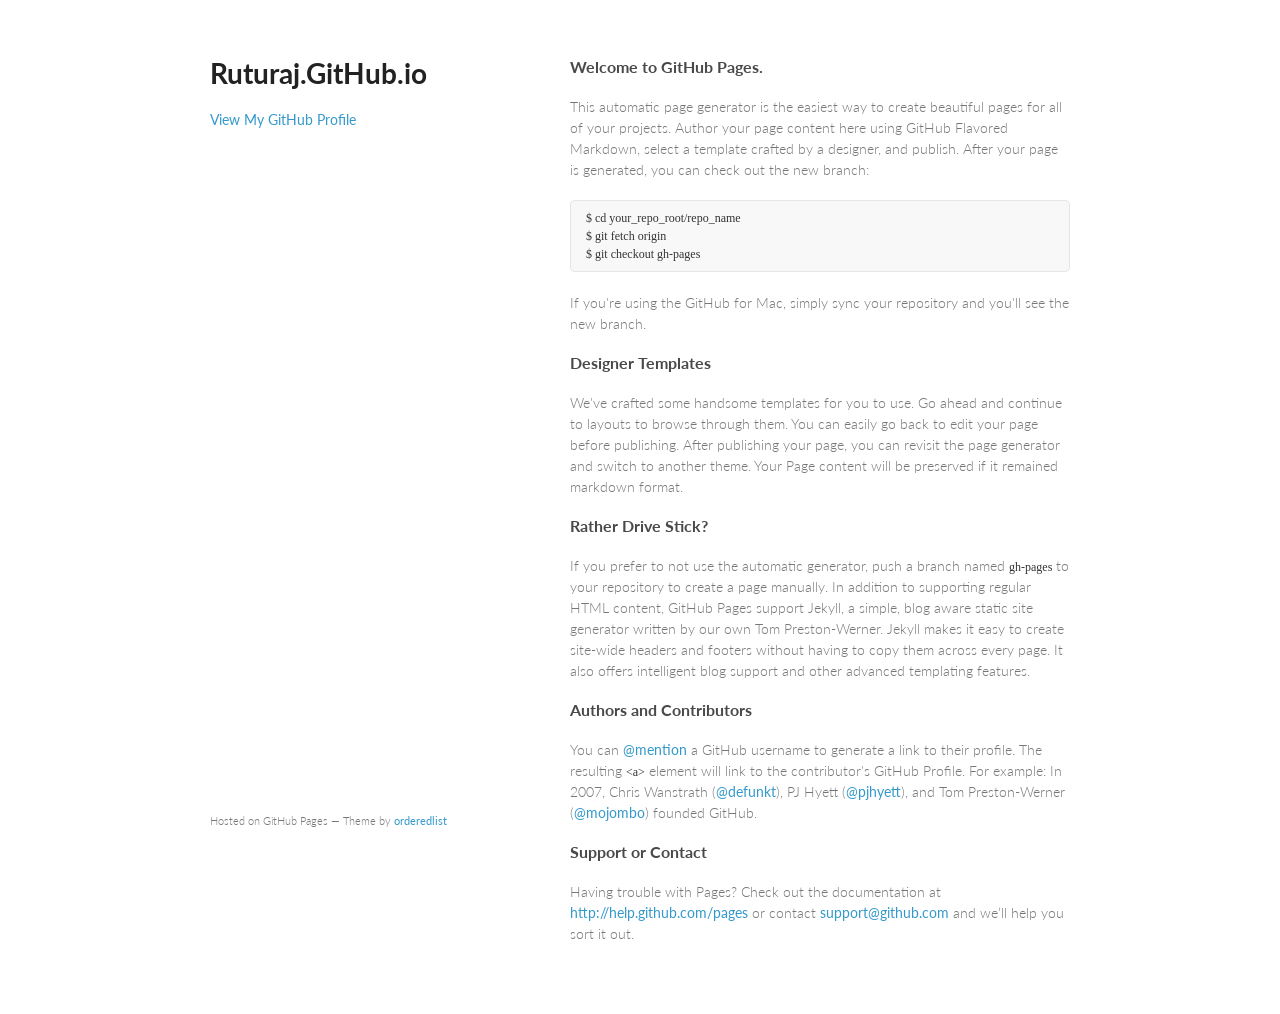
<file: index.html>
<!doctype html>
<html>
  <head>
    <meta charset="utf-8">
    <meta http-equiv="X-UA-Compatible" content="chrome=1">
    <title>Ruturaj.GitHub.io by ruturaj</title>

    <link rel="stylesheet" href="stylesheets/styles.css">
    <link rel="stylesheet" href="stylesheets/pygment_trac.css">
    <meta name="viewport" content="width=device-width, initial-scale=1, user-scalable=no">
    <!--[if lt IE 9]>
    <script src="//html5shiv.googlecode.com/svn/trunk/html5.js"></script>
    <![endif]-->
  </head>
  <body>
    <div class="wrapper">
      <header>
        <h1>Ruturaj.GitHub.io</h1>
        <p></p>


        <p class="view"><a href="https://github.com/ruturaj">View My GitHub Profile</a></p>

      </header>
      <section>
        <h3>
<a id="welcome-to-github-pages" class="anchor" href="#welcome-to-github-pages" aria-hidden="true"><span class="octicon octicon-link"></span></a>Welcome to GitHub Pages.</h3>

<p>This automatic page generator is the easiest way to create beautiful pages for all of your projects. Author your page content here using GitHub Flavored Markdown, select a template crafted by a designer, and publish. After your page is generated, you can check out the new branch:</p>

<pre><code>$ cd your_repo_root/repo_name
$ git fetch origin
$ git checkout gh-pages
</code></pre>

<p>If you're using the GitHub for Mac, simply sync your repository and you'll see the new branch.</p>

<h3>
<a id="designer-templates" class="anchor" href="#designer-templates" aria-hidden="true"><span class="octicon octicon-link"></span></a>Designer Templates</h3>

<p>We've crafted some handsome templates for you to use. Go ahead and continue to layouts to browse through them. You can easily go back to edit your page before publishing. After publishing your page, you can revisit the page generator and switch to another theme. Your Page content will be preserved if it remained markdown format.</p>

<h3>
<a id="rather-drive-stick" class="anchor" href="#rather-drive-stick" aria-hidden="true"><span class="octicon octicon-link"></span></a>Rather Drive Stick?</h3>

<p>If you prefer to not use the automatic generator, push a branch named <code>gh-pages</code> to your repository to create a page manually. In addition to supporting regular HTML content, GitHub Pages support Jekyll, a simple, blog aware static site generator written by our own Tom Preston-Werner. Jekyll makes it easy to create site-wide headers and footers without having to copy them across every page. It also offers intelligent blog support and other advanced templating features.</p>

<h3>
<a id="authors-and-contributors" class="anchor" href="#authors-and-contributors" aria-hidden="true"><span class="octicon octicon-link"></span></a>Authors and Contributors</h3>

<p>You can <a href="https://github.com/blog/821" class="user-mention">@mention</a> a GitHub username to generate a link to their profile. The resulting <code>&lt;a&gt;</code> element will link to the contributor's GitHub Profile. For example: In 2007, Chris Wanstrath (<a href="https://github.com/defunkt" class="user-mention">@defunkt</a>), PJ Hyett (<a href="https://github.com/pjhyett" class="user-mention">@pjhyett</a>), and Tom Preston-Werner (<a href="https://github.com/mojombo" class="user-mention">@mojombo</a>) founded GitHub.</p>

<h3>
<a id="support-or-contact" class="anchor" href="#support-or-contact" aria-hidden="true"><span class="octicon octicon-link"></span></a>Support or Contact</h3>

<p>Having trouble with Pages? Check out the documentation at <a href="http://help.github.com/pages">http://help.github.com/pages</a> or contact <a href="mailto:support@github.com">support@github.com</a> and we’ll help you sort it out.</p>
      </section>
      <footer>
        <p><small>Hosted on GitHub Pages &mdash; Theme by <a href="https://github.com/orderedlist">orderedlist</a></small></p>
      </footer>
    </div>
    <script src="javascripts/scale.fix.js"></script>
    
  </body>
</html>
</file>
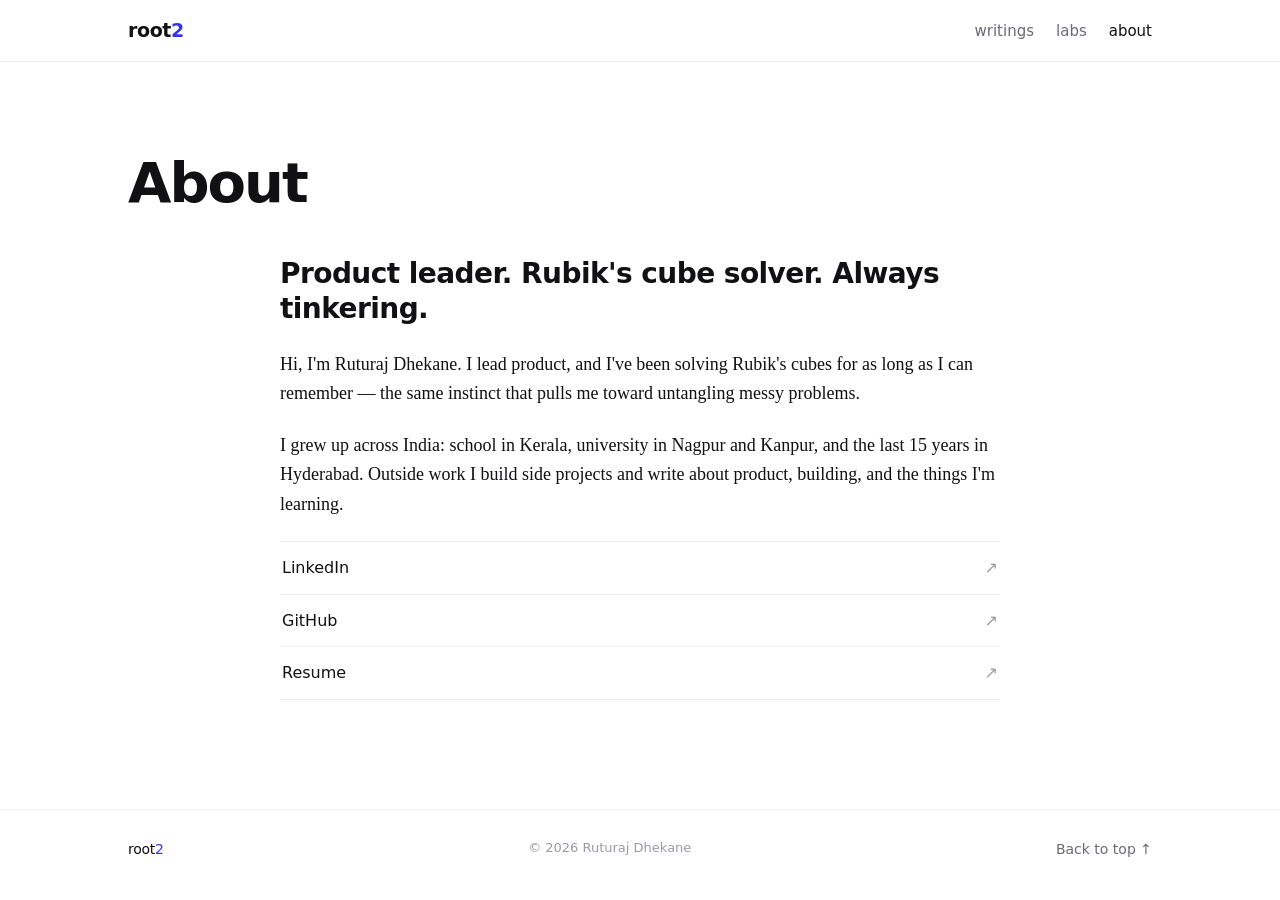
<file: about/index.html>
<!doctype html>
<html lang="en">
  <head>
    <meta charset="utf-8" />
    <meta name="viewport" content="width=device-width, initial-scale=1" />
    <meta
      http-equiv="Content-Security-Policy"
      content="default-src 'self'; base-uri 'self'; object-src 'none'; form-action 'none'; img-src 'self' data:; script-src 'self'; style-src 'self' 'unsafe-inline' https://fonts.googleapis.com; font-src https://fonts.gstatic.com"
    />
    <meta name="referrer" content="strict-origin-when-cross-origin" />
    <title>About — root2</title>
    <meta
      name="description"
      content="Ruturaj — builder and product leader. Bio and links."
    />
    <link rel="canonical" href="https://root2.in/about/" />

    <link rel="preconnect" href="https://fonts.googleapis.com" />
    <link rel="preconnect" href="https://fonts.gstatic.com" crossorigin />
    <link
      rel="stylesheet"
      href="https://fonts.googleapis.com/css2?family=Inter:wght@400;500;600&family=Source+Serif+4:ital,wght@0,400;1,400&display=swap"
    />
    <link rel="stylesheet" href="/assets/css/styles.css" />
  </head>
  <body id="top">
    <nav class="nav" aria-label="Primary">
      <div class="wrap">
        <a class="wordmark" href="/">root<span class="two">2</span></a>
        <button
          class="nav-toggle"
          aria-label="Menu"
          aria-expanded="false"
          aria-controls="nav-links"
        >
          <svg width="22" height="22" viewBox="0 0 22 22" aria-hidden="true">
            <path
              d="M3 6h16M3 11h16M3 16h16"
              stroke="currentColor"
              stroke-width="1.7"
              stroke-linecap="round"
            />
          </svg>
        </button>
        <ul class="nav-links" id="nav-links">
          <li><a href="/writings/">writings</a></li>
          <li><a href="/labs/">labs</a></li>
          <li><a href="/about/" aria-current="page">about</a></li>
        </ul>
      </div>
    </nav>

    <main>
      <header class="page-intro wrap">
        <h1>About</h1>
      </header>

      <section class="wrap">
        <div class="about read fade">
          <p class="lead-line">
            Product leader. Rubik's cube solver. Always tinkering.
          </p>
          <p>
            Hi, I'm Ruturaj Dhekane. I lead product, and I've been solving
            Rubik's cubes for as long as I can remember — the same instinct that
            pulls me toward untangling messy problems.
          </p>
          <p>
            I grew up across India: school in Kerala, university in Nagpur and
            Kanpur, and the last 15 years in Hyderabad. Outside work I build side
            projects and write about product, building, and the things I'm
            learning.
          </p>
          <ul class="link-list">
            <li>
              <a href="https://www.linkedin.com/" rel="noopener noreferrer"
                >LinkedIn <span class="arr">↗</span></a
              >
            </li>
            <li>
              <a href="https://github.com/ruturaj" rel="noopener noreferrer"
                >GitHub <span class="arr">↗</span></a
              >
            </li>
            <li>
              <a href="/mission.pdf">Resume <span class="arr">↗</span></a>
            </li>
          </ul>
        </div>
      </section>
    </main>

    <footer class="site-foot">
      <div class="wrap">
        <a class="wordmark" href="/">root<span class="two">2</span></a>
        <span class="copyright">© 2026 Ruturaj Dhekane</span>
        <a href="#top">Back to top ↑</a>
      </div>
    </footer>

    <script src="/assets/js/main.js" defer></script>
  </body>
</html>
</file>
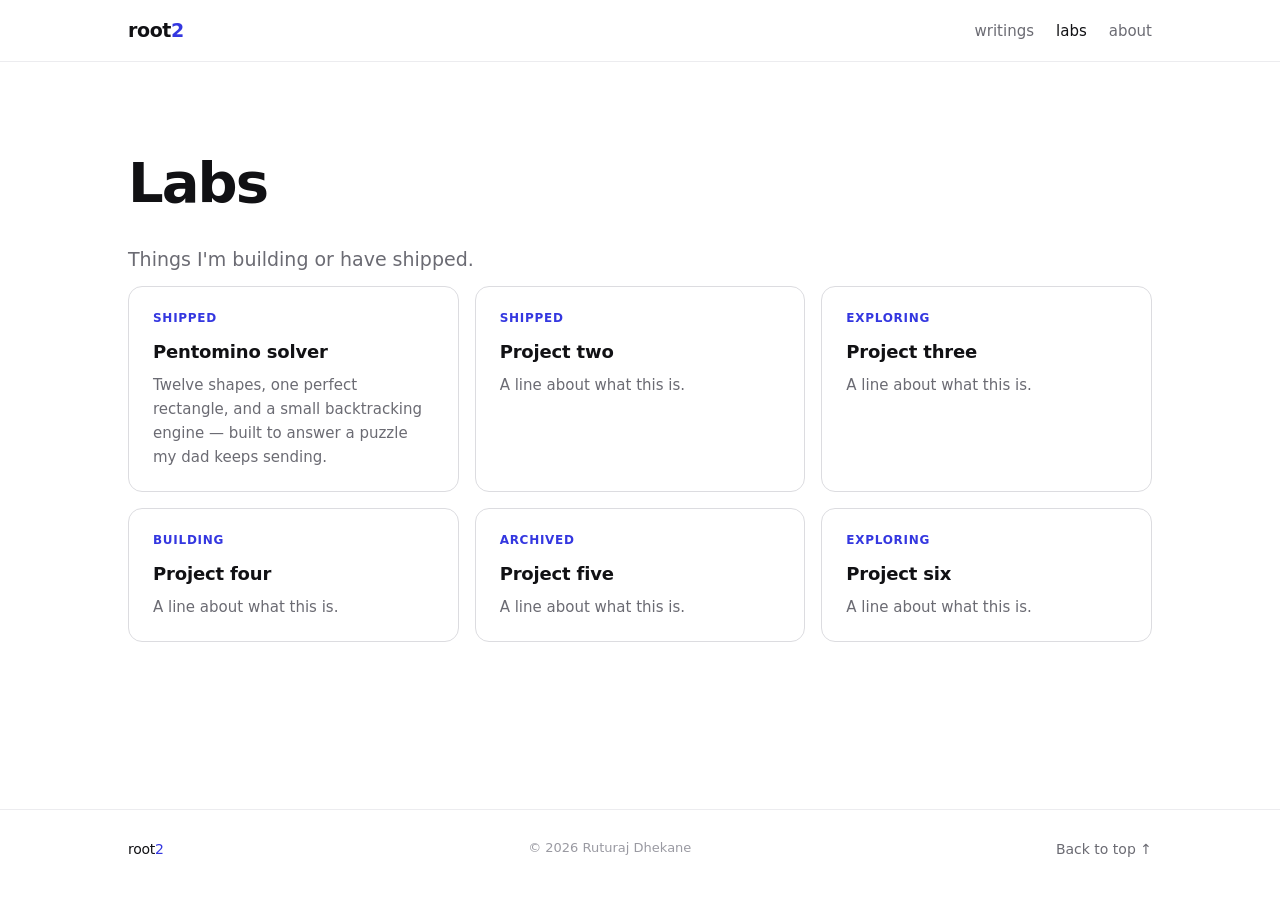
<file: labs/index.html>
<!doctype html>
<html lang="en">
  <head>
    <meta charset="utf-8" />
    <meta name="viewport" content="width=device-width, initial-scale=1" />
    <meta
      http-equiv="Content-Security-Policy"
      content="default-src 'self'; base-uri 'self'; object-src 'none'; form-action 'none'; img-src 'self' data:; script-src 'self'; style-src 'self' 'unsafe-inline' https://fonts.googleapis.com; font-src https://fonts.gstatic.com"
    />
    <meta name="referrer" content="strict-origin-when-cross-origin" />
    <title>Labs — root2</title>
    <meta
      name="description"
      content="Builds and experiments — things in progress and shipped."
    />
    <link rel="canonical" href="https://root2.in/labs/" />

    <link rel="preconnect" href="https://fonts.googleapis.com" />
    <link rel="preconnect" href="https://fonts.gstatic.com" crossorigin />
    <link
      rel="stylesheet"
      href="https://fonts.googleapis.com/css2?family=Inter:wght@400;500;600&family=Source+Serif+4:ital,wght@0,400;1,400&display=swap"
    />
    <link rel="stylesheet" href="/assets/css/styles.css" />
  </head>
  <body id="top">
    <nav class="nav" aria-label="Primary">
      <div class="wrap">
        <a class="wordmark" href="/">root<span class="two">2</span></a>
        <button
          class="nav-toggle"
          aria-label="Menu"
          aria-expanded="false"
          aria-controls="nav-links"
        >
          <svg width="22" height="22" viewBox="0 0 22 22" aria-hidden="true">
            <path
              d="M3 6h16M3 11h16M3 16h16"
              stroke="currentColor"
              stroke-width="1.7"
              stroke-linecap="round"
            />
          </svg>
        </button>
        <ul class="nav-links" id="nav-links">
          <li><a href="/writings/">writings</a></li>
          <li><a href="/labs/" aria-current="page">labs</a></li>
          <li><a href="/about/">about</a></li>
        </ul>
      </div>
    </nav>

    <main>
      <header class="page-intro wrap">
        <h1>Labs</h1>
        <p>Things I'm building or have shipped.</p>
      </header>

      <section class="wrap">
        <div class="lab-grid fade">
          <a class="lab-card" href="/labs/pentominoes/">
            <p class="status">Shipped</p>
            <h3>Pentomino solver</h3>
            <p>
              Twelve shapes, one perfect rectangle, and a small backtracking
              engine — built to answer a puzzle my dad keeps sending.
            </p>
          </a>
          <a class="lab-card" href="#">
            <p class="status">Shipped</p>
            <h3>Project two</h3>
            <p>A line about what this is.</p>
          </a>
          <a class="lab-card" href="#">
            <p class="status">Exploring</p>
            <h3>Project three</h3>
            <p>A line about what this is.</p>
          </a>
          <a class="lab-card" href="#">
            <p class="status">Building</p>
            <h3>Project four</h3>
            <p>A line about what this is.</p>
          </a>
          <a class="lab-card" href="#">
            <p class="status">Archived</p>
            <h3>Project five</h3>
            <p>A line about what this is.</p>
          </a>
          <a class="lab-card" href="#">
            <p class="status">Exploring</p>
            <h3>Project six</h3>
            <p>A line about what this is.</p>
          </a>
        </div>
      </section>
    </main>

    <footer class="site-foot">
      <div class="wrap">
        <a class="wordmark" href="/">root<span class="two">2</span></a>
        <span class="copyright">© 2026 Ruturaj Dhekane</span>
        <a href="#top">Back to top ↑</a>
      </div>
    </footer>

    <script src="/assets/js/main.js" defer></script>
  </body>
</html>
</file>
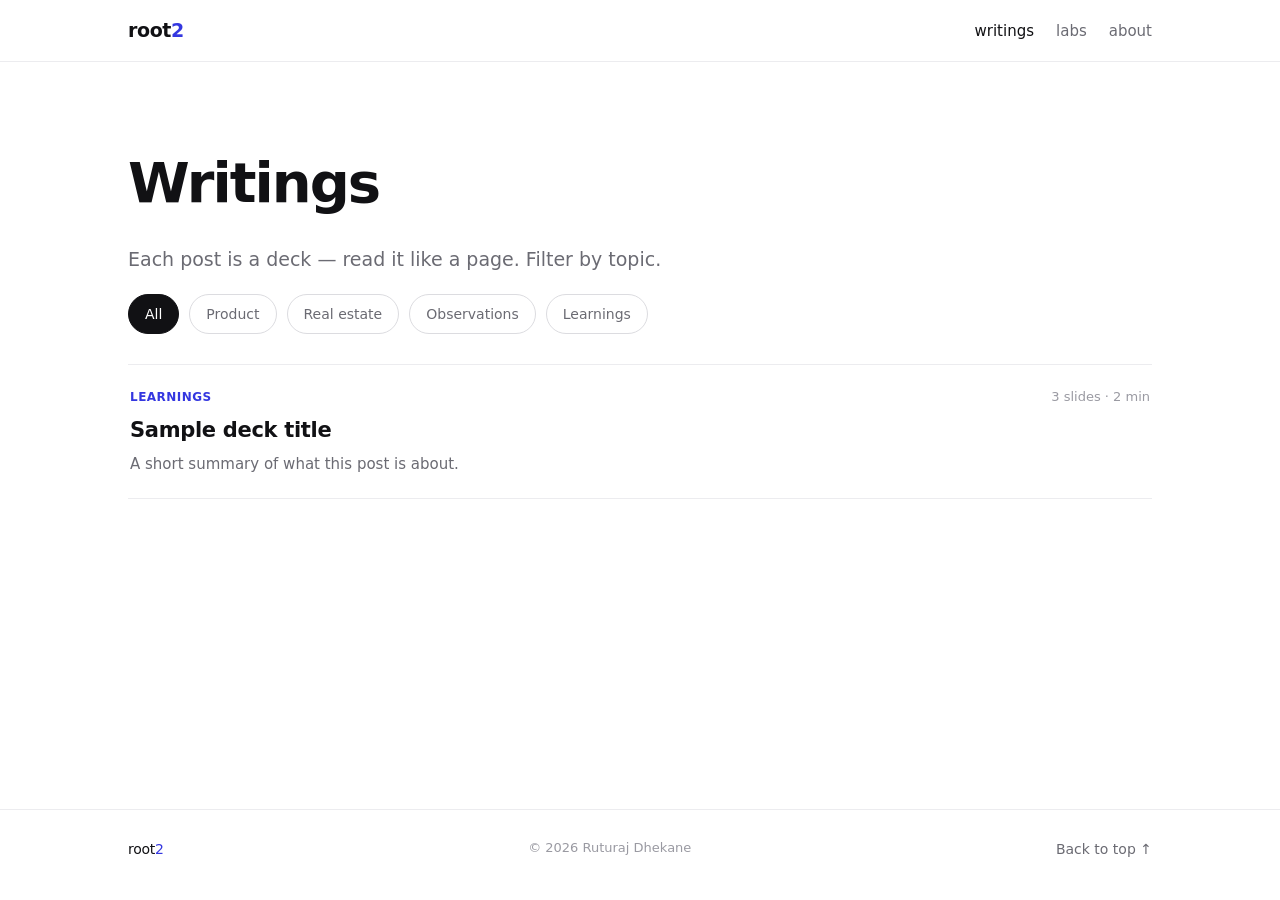
<file: writings/index.html>
<!doctype html>
<html lang="en">
  <head>
    <meta charset="utf-8" />
    <meta name="viewport" content="width=device-width, initial-scale=1" />
    <meta
      http-equiv="Content-Security-Policy"
      content="default-src 'self'; base-uri 'self'; object-src 'none'; form-action 'none'; img-src 'self' data:; script-src 'self'; style-src 'self' 'unsafe-inline' https://fonts.googleapis.com; font-src https://fonts.gstatic.com"
    />
    <meta name="referrer" content="strict-origin-when-cross-origin" />
    <title>Writings — root2</title>
    <meta
      name="description"
      content="All writings, filterable by topic — each post is a deck you read like a page."
    />
    <link rel="canonical" href="https://root2.in/writings/" />

    <link rel="preconnect" href="https://fonts.googleapis.com" />
    <link rel="preconnect" href="https://fonts.gstatic.com" crossorigin />
    <link
      rel="stylesheet"
      href="https://fonts.googleapis.com/css2?family=Inter:wght@400;500;600&family=Source+Serif+4:ital,wght@0,400;1,400&display=swap"
    />
    <link rel="stylesheet" href="/assets/css/styles.css" />
  </head>
  <body id="top">
    <nav class="nav" aria-label="Primary">
      <div class="wrap">
        <a class="wordmark" href="/">root<span class="two">2</span></a>
        <button
          class="nav-toggle"
          aria-label="Menu"
          aria-expanded="false"
          aria-controls="nav-links"
        >
          <svg width="22" height="22" viewBox="0 0 22 22" aria-hidden="true">
            <path
              d="M3 6h16M3 11h16M3 16h16"
              stroke="currentColor"
              stroke-width="1.7"
              stroke-linecap="round"
            />
          </svg>
        </button>
        <ul class="nav-links" id="nav-links">
          <li><a href="/writings/" aria-current="page">writings</a></li>
          <li><a href="/labs/">labs</a></li>
          <li><a href="/about/">about</a></li>
        </ul>
      </div>
    </nav>

    <main>
      <header class="page-intro wrap">
        <h1>Writings</h1>
        <p>Each post is a deck — read it like a page. Filter by topic.</p>
      </header>

      <section class="wrap">
        <div class="filters" role="group" aria-label="Filter by topic">
          <button class="chip" data-filter="all" aria-pressed="true">All</button>
          <button class="chip" data-filter="product" aria-pressed="false">
            Product
          </button>
          <button class="chip" data-filter="real-estate" aria-pressed="false">
            Real estate
          </button>
          <button class="chip" data-filter="observations" aria-pressed="false">
            Observations
          </button>
          <button class="chip" data-filter="learnings" aria-pressed="false">
            Learnings
          </button>
        </div>

        <ul class="deck-links">
          <li data-topic="learnings">
            <a href="/writings/sample-deck/">
              <span>
                <span class="dl-topic">Learnings</span>
                <span class="dl-title">Sample deck title</span>
                <span class="dl-summary"
                  >A short summary of what this post is about.</span
                >
              </span>
              <span class="dl-meta">3 slides · 2 min</span>
            </a>
          </li>
        </ul>
        <p class="empty" hidden>No writings in this topic yet.</p>
      </section>
    </main>

    <footer class="site-foot">
      <div class="wrap">
        <a class="wordmark" href="/">root<span class="two">2</span></a>
        <span class="copyright">© 2026 Ruturaj Dhekane</span>
        <a href="#top">Back to top ↑</a>
      </div>
    </footer>

    <script src="/assets/js/main.js" defer></script>
  </body>
</html>
</file>
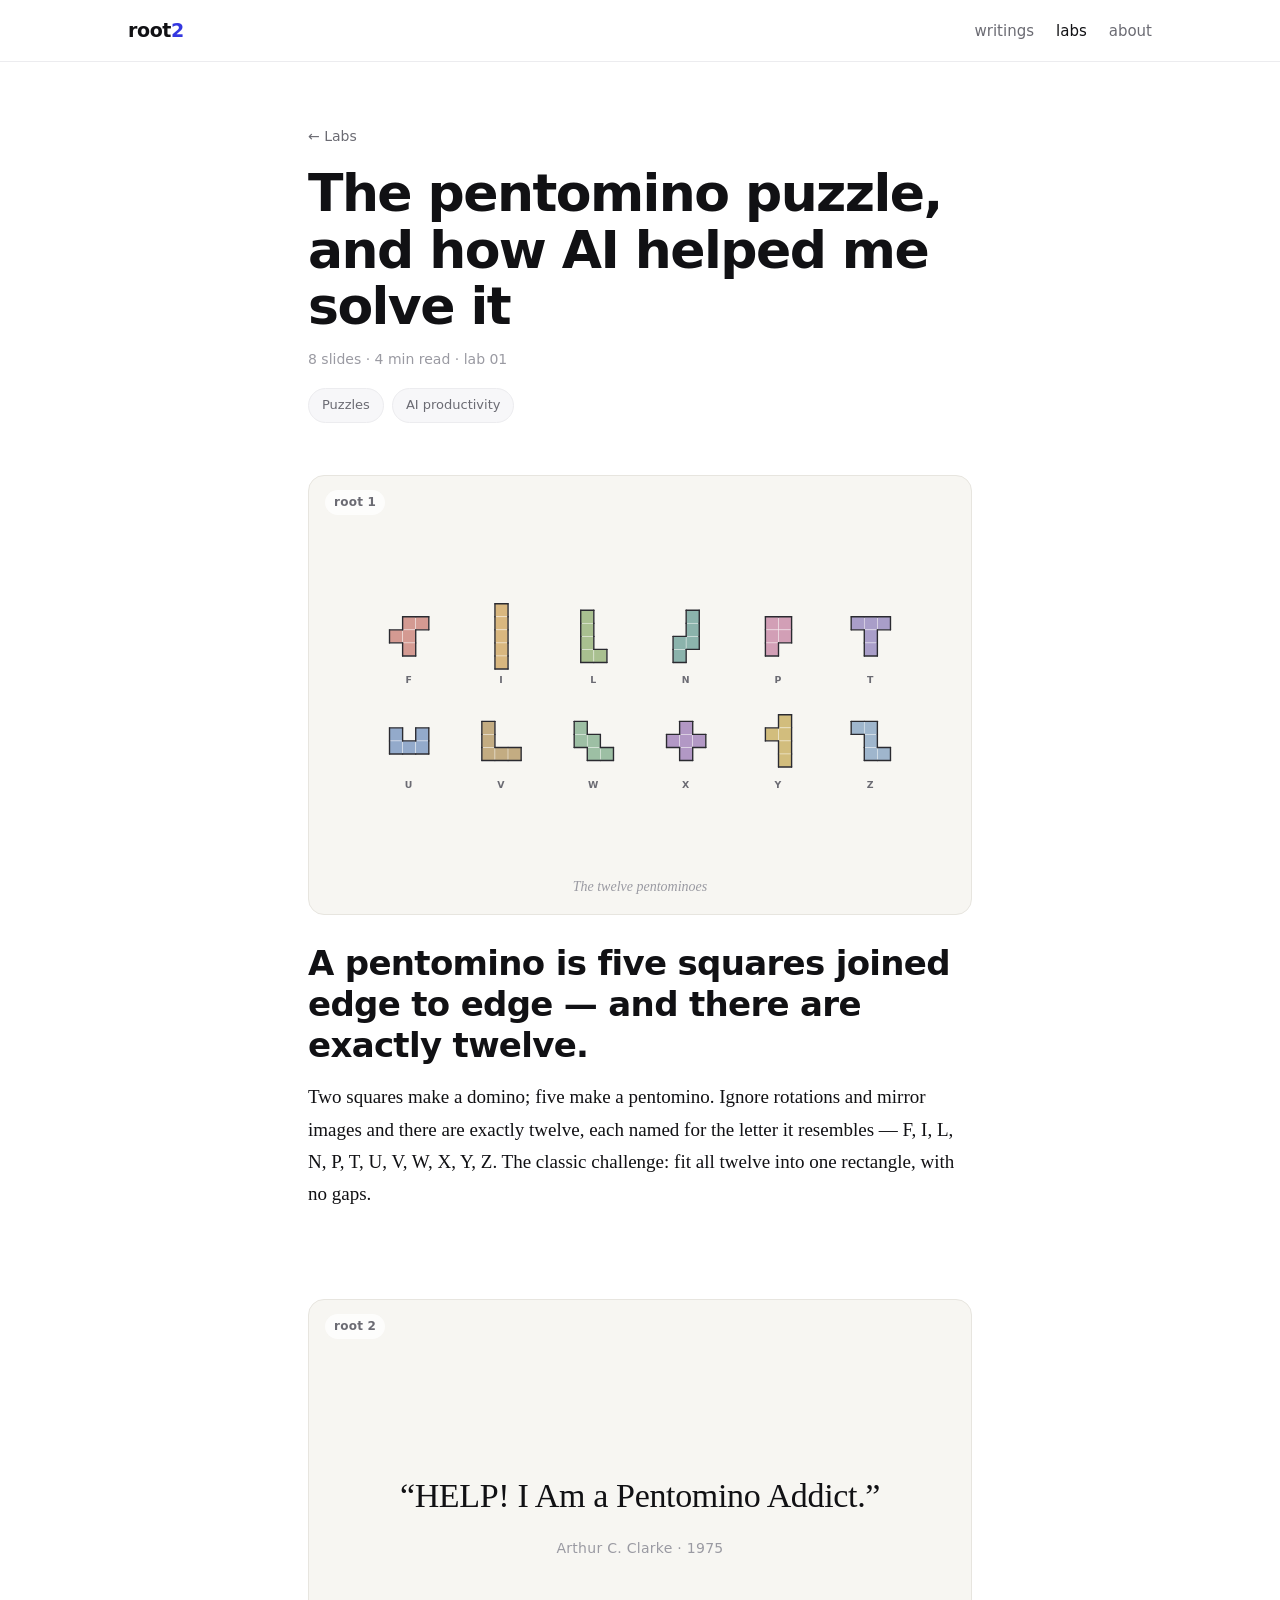
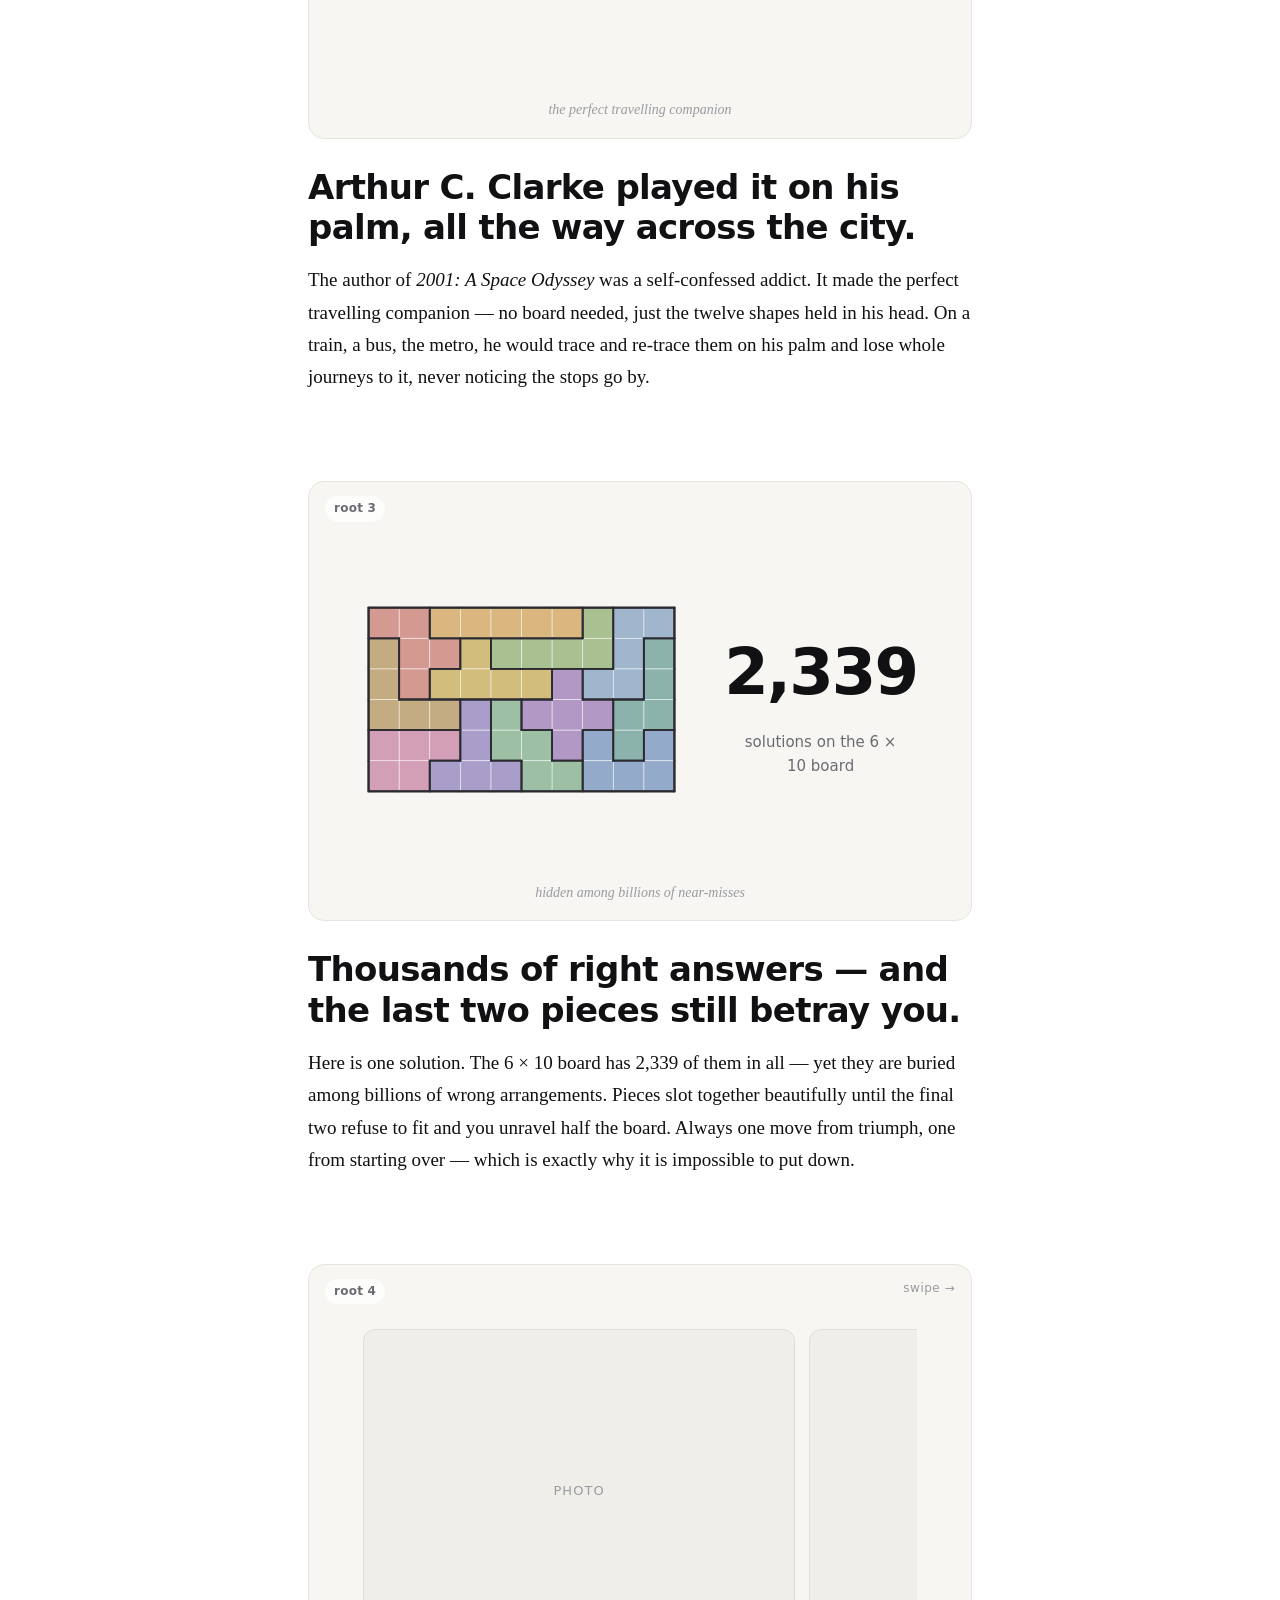
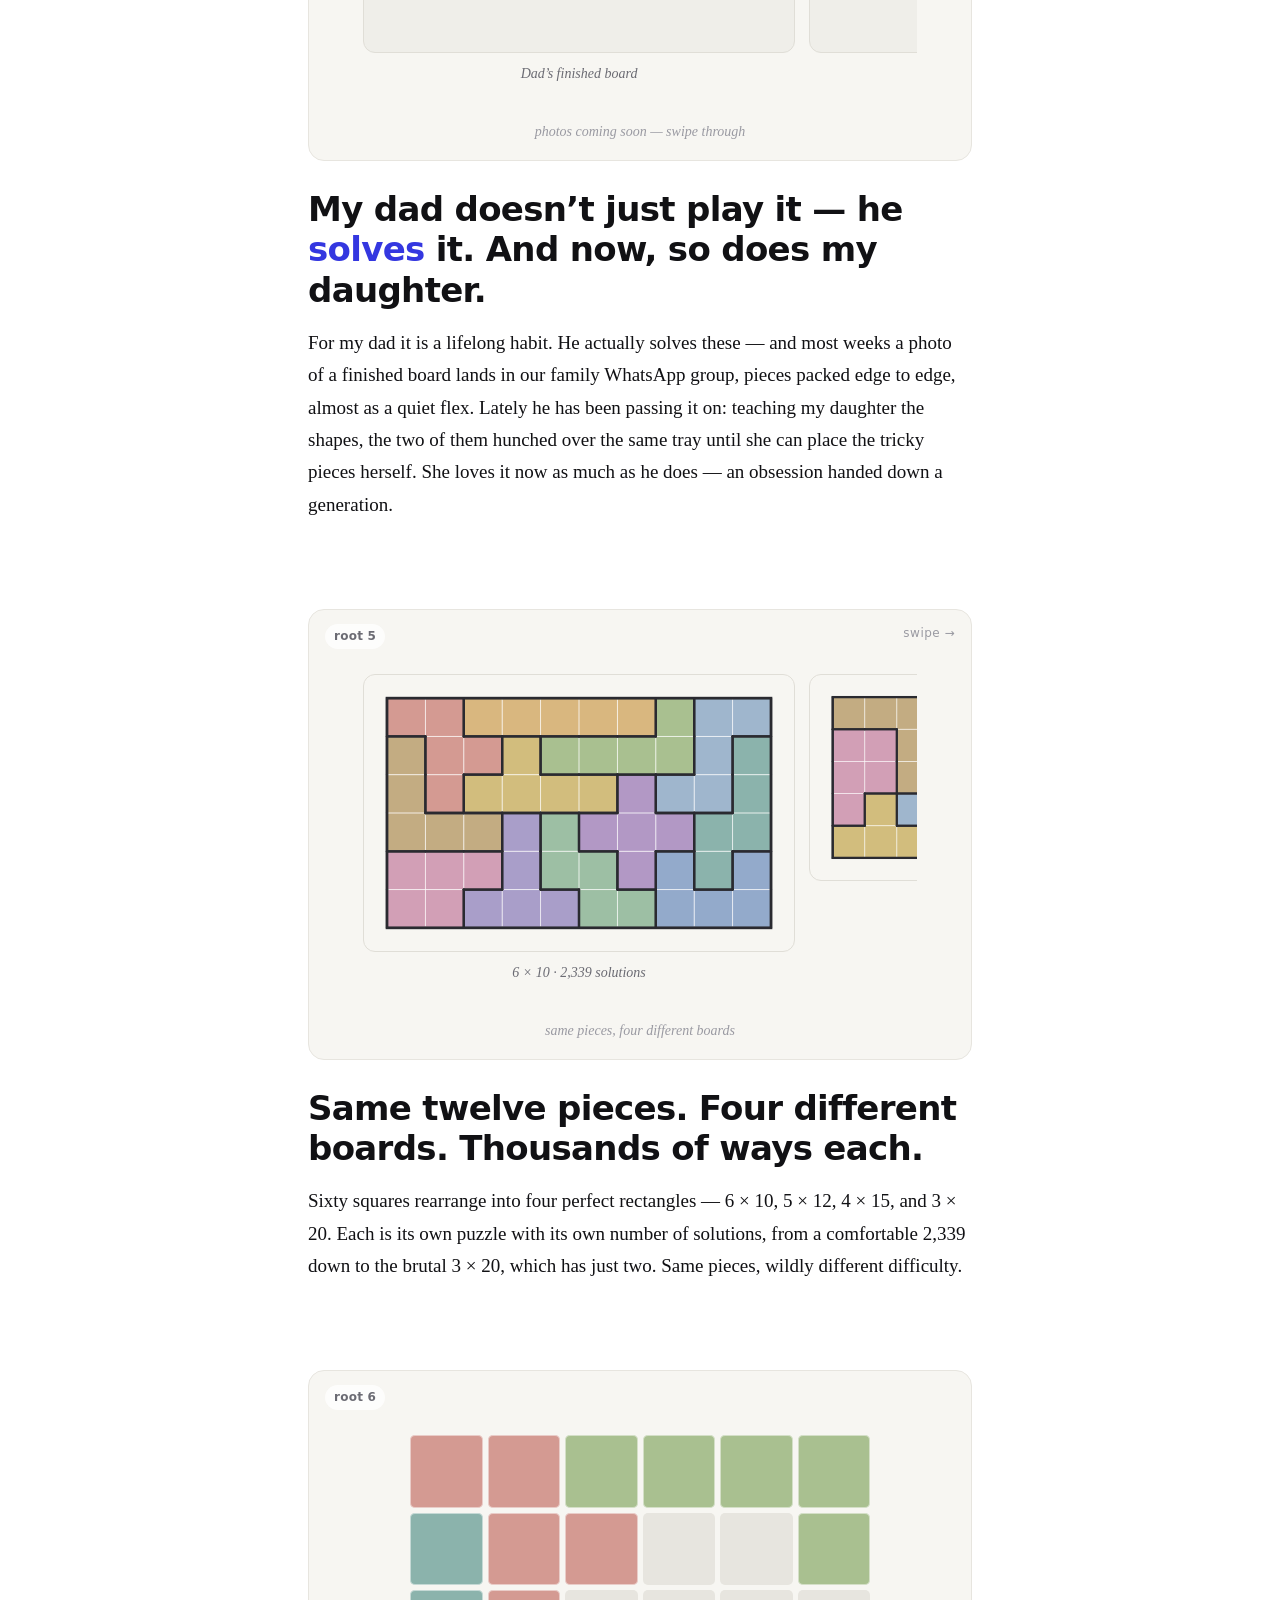
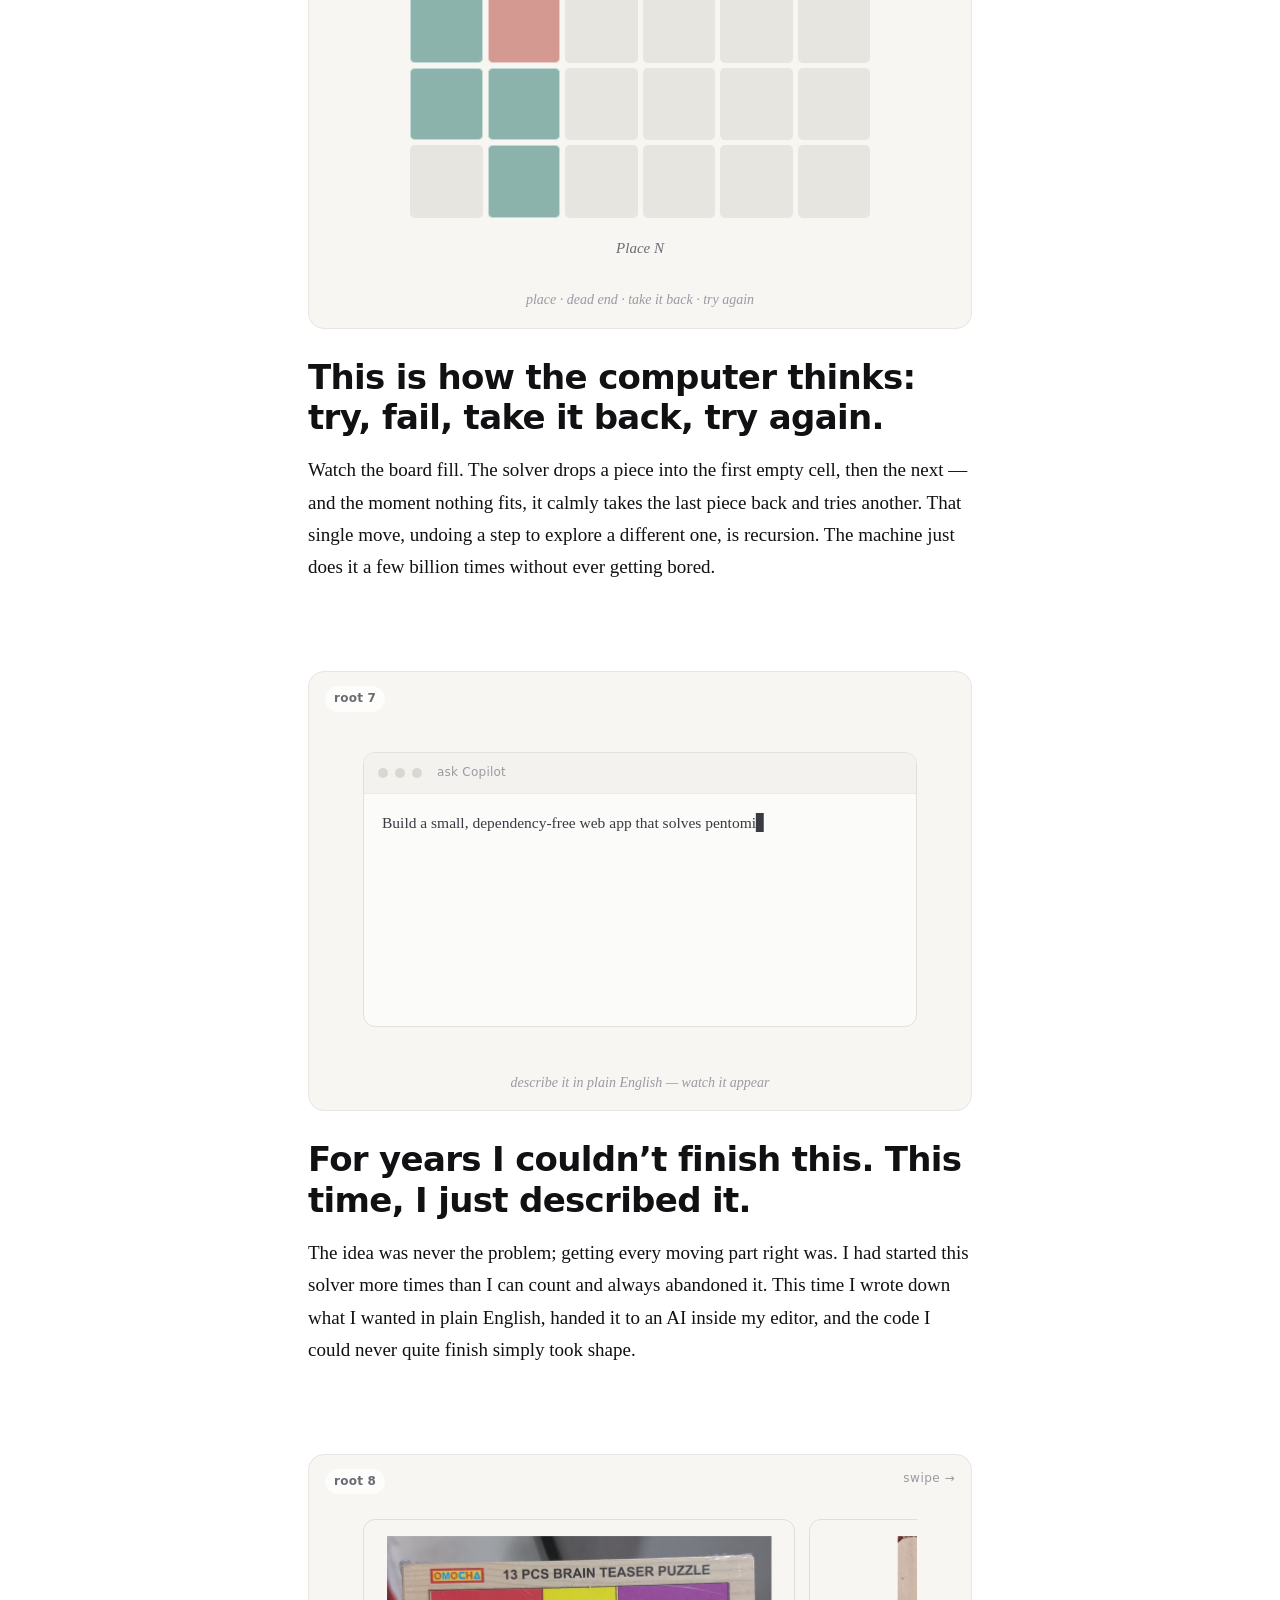
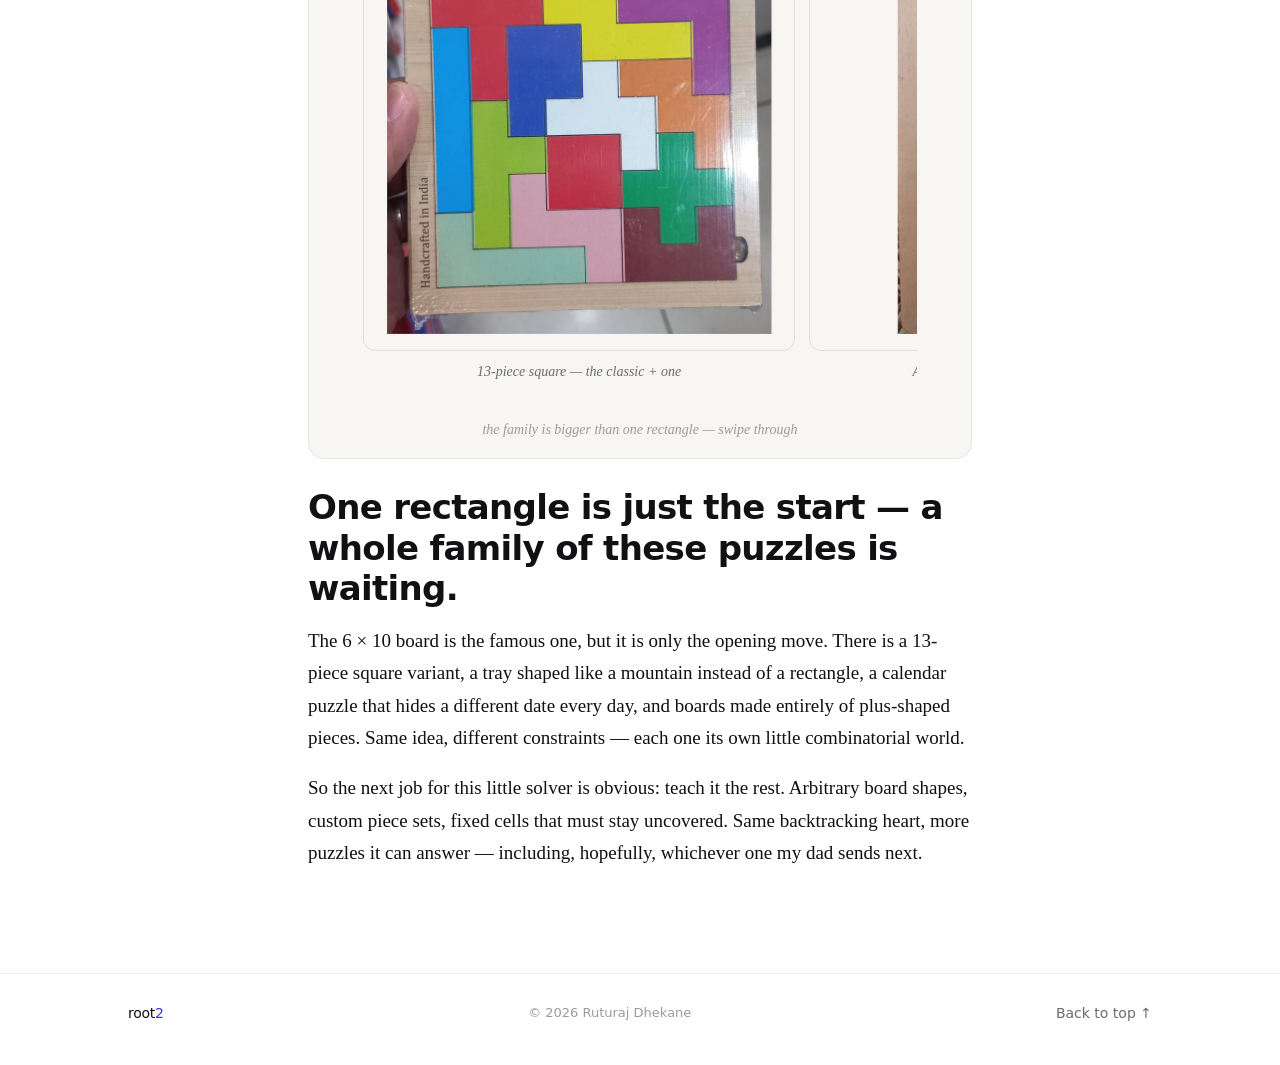
<file: labs/pentominoes/index.html>
<!doctype html>
<html lang="en">
  <head>
    <meta charset="utf-8" />
    <meta name="viewport" content="width=device-width, initial-scale=1" />
    <meta
      http-equiv="Content-Security-Policy"
      content="default-src 'self'; base-uri 'self'; object-src 'none'; form-action 'none'; img-src 'self' data:; script-src 'self'; style-src 'self' 'unsafe-inline' https://fonts.googleapis.com; font-src https://fonts.gstatic.com"
    />
    <meta name="referrer" content="strict-origin-when-cross-origin" />
    <title>The pentomino puzzle, and how AI helped me solve it — root2</title>
    <meta
      name="description"
      content="Twelve shapes, one perfect rectangle, thousands of solutions — an obsession passed down in my family, and the small backtracking engine I finally built with AI."
    />
    <link rel="canonical" href="https://root2.in/labs/pentominoes/" />

    <link rel="preconnect" href="https://fonts.googleapis.com" />
    <link rel="preconnect" href="https://fonts.gstatic.com" crossorigin />
    <link
      rel="stylesheet"
      href="https://fonts.googleapis.com/css2?family=Inter:wght@400;500;600&family=Source+Serif+4:ital,wght@0,400;1,400&display=swap"
    />
    <link rel="stylesheet" href="/assets/css/styles.css" />

    <!-- page-scoped styling: calm 'specimen plate' slides, like a museum plate -->
    <style>
      /* A slide visual becomes a calm plate: warm paper, hairline frame,
         generous whitespace, a small serif caption. Content decides height. */
      .chapter-visual.plate {
        aspect-ratio: auto;
        background: #f7f6f2;
        border: 1px solid #e7e5df;
        overflow: hidden;
        display: grid;
        place-items: center;
        padding: clamp(30px, 6vw, 64px) clamp(20px, 5vw, 54px)
          clamp(50px, 6vw, 68px);
        min-height: clamp(250px, 44vw, 440px);
      }

      .plate .rootlabel {
        background: rgba(255, 255, 255, 0.72);
        color: var(--muted);
      }

      .plate-caption {
        position: absolute;
        left: 0;
        right: 0;
        bottom: 16px;
        text-align: center;
        font-family: "Source Serif 4", Georgia, serif;
        font-style: italic;
        font-size: 14px;
        color: var(--faint);
        padding: 0 20px;
      }

      /* specimen images */
      .specimen {
        width: 100%;
        max-width: 560px;
        margin: 0 auto;
      }
      .specimen.wide {
        max-width: 720px;
      }
      .specimen img {
        width: 100%;
        height: auto;
        display: block;
      }

      /* quotation plate — Clarke, and the one-line asides */
      .quote-plate {
        max-width: 620px;
        text-align: center;
      }
      .quote-plate blockquote {
        margin: 0;
        font-family: "Source Serif 4", Georgia, serif;
        font-size: clamp(22px, 4vw, 34px);
        line-height: 1.28;
        letter-spacing: -0.01em;
        color: var(--ink);
      }
      .quote-plate cite {
        display: block;
        margin-top: 20px;
        font-family: "Inter", system-ui, sans-serif;
        font-style: normal;
        font-size: 14px;
        font-weight: 500;
        letter-spacing: 0.02em;
        color: var(--faint);
      }

      /* solution + count (slide 3) */
      .solution-stat {
        display: flex;
        align-items: center;
        justify-content: center;
        flex-wrap: wrap;
        gap: clamp(18px, 4vw, 44px);
        width: 100%;
        max-width: 660px;
      }
      .solution-stat .specimen {
        flex: 1 1 300px;
        max-width: 420px;
      }
      .solution-stat .stat {
        flex: 0 1 auto;
        text-align: center;
      }
      .solution-stat .stat-num {
        display: block;
        font-size: clamp(40px, 7vw, 64px);
        font-weight: 600;
        letter-spacing: -0.03em;
        color: var(--ink);
        font-variant-numeric: tabular-nums;
      }
      .solution-stat .stat-label {
        display: block;
        margin: 6px auto 0;
        font-size: 15px;
        color: var(--muted);
        max-width: 170px;
      }

      /* swipeable galleries — pure CSS scroll-snap (touch + trackpad) */
      .gallery {
        display: flex;
        align-items: flex-start;
        gap: 14px;
        width: 100%;
        max-width: 660px;
        overflow-x: auto;
        scroll-snap-type: x mandatory;
        padding-bottom: 6px;
        scrollbar-width: thin;
      }
      .gallery .shot {
        flex: 0 0 78%;
        margin: 0;
        scroll-snap-align: center;
      }
      .gallery .frame {
        aspect-ratio: 4 / 3;
        border-radius: 12px;
        overflow: hidden;
        background: #efeee9;
        border: 1px solid #e0ded7;
        display: grid;
        place-items: center;
      }
      .gallery .frame img {
        width: 100%;
        height: 100%;
        object-fit: cover;
        display: block;
      }
      .gallery .frame .ph {
        font-size: 13px;
        letter-spacing: 0.08em;
        text-transform: uppercase;
        color: var(--faint);
      }
      .gallery figcaption {
        margin-top: 10px;
        font-family: "Source Serif 4", Georgia, serif;
        font-style: italic;
        font-size: 14px;
        color: var(--muted);
        text-align: center;
      }
      /* boards gallery: keep each board's own shape, don't crop */
      .gallery.boards .frame {
        aspect-ratio: auto;
        background: #f7f6f2;
        padding: 16px;
        min-height: 150px;
      }
      .gallery.boards .frame img {
        width: 100%;
        height: auto;
        object-fit: contain;
      }
      .swipe-hint {
        position: absolute;
        top: 14px;
        right: 16px;
        font-size: 12px;
        letter-spacing: 0.04em;
        color: var(--faint);
      }

      /* recursion demo (slide 6) */
      .recursion {
        width: 100%;
        max-width: 460px;
        text-align: center;
      }
      .rec-board {
        display: grid;
        grid-template-columns: repeat(var(--cols, 6), 1fr);
        gap: 5px;
        width: 100%;
        margin: 0 auto;
      }
      .rec-cell {
        aspect-ratio: 1;
        border-radius: 5px;
        background: #e7e5df;
        transition: background 0.4s ease;
      }
      .rec-cell.on {
        box-shadow: inset 0 0 0 1px rgba(255, 255, 255, 0.5);
      }
      .rec-note {
        margin: 18px 0 0;
        font-family: "Source Serif 4", Georgia, serif;
        font-style: italic;
        font-size: 15px;
        color: var(--muted);
        min-height: 1.4em;
        transition: color 0.3s ease;
      }
      .rec-note.back {
        color: var(--accent);
      }

      /* prompt -> code (slide 7) */
      .prompt-anim {
        width: 100%;
        max-width: 560px;
      }
      .pa-window {
        width: 100%;
        background: #fbfbfa;
        border: 1px solid #e2e0d9;
        border-radius: 12px;
        overflow: hidden;
        text-align: left;
      }
      .pa-bar {
        display: flex;
        align-items: center;
        gap: 7px;
        padding: 10px 14px;
        border-bottom: 1px solid #eceae4;
        background: #f3f2ee;
      }
      .pa-dot {
        width: 10px;
        height: 10px;
        border-radius: 50%;
        background: #d9d7d0;
      }
      .pa-file {
        margin-left: 8px;
        font-size: 12px;
        font-weight: 500;
        letter-spacing: 0.02em;
        color: var(--faint);
      }
      .pa-body {
        position: relative;
        padding: 16px 18px;
        min-height: 232px;
      }
      .pa-prompt {
        margin: 0;
        font-family: "Source Serif 4", Georgia, serif;
        font-size: 15.5px;
        line-height: 1.62;
        color: #3a3a42;
        white-space: pre-wrap;
        transition: opacity 0.4s ease;
      }
      .pa-code {
        margin: 0;
        display: none;
        font-family: "SFMono-Regular", "Consolas", "Liberation Mono", Menlo,
          monospace;
        font-size: 13px;
        line-height: 1.62;
        color: #33333a;
        white-space: pre;
        overflow-x: auto;
      }
      .prompt-anim.to-code .pa-prompt {
        opacity: 0;
      }
      .prompt-anim.show-code .pa-prompt {
        display: none;
      }
      .prompt-anim.show-code .pa-code {
        display: block;
        animation: paFade 0.5s ease both;
      }
      .prompt-anim.show-both .pa-code {
        display: block;
        margin-top: 14px;
        padding-top: 14px;
        border-top: 1px solid #eceae4;
      }
      @keyframes paFade {
        from {
          opacity: 0;
          transform: translateY(4px);
        }
        to {
          opacity: 1;
          transform: none;
        }
      }

      /* a quiet back link to the labs index */
      .back-link {
        display: inline-flex;
        align-items: center;
        gap: 6px;
        font-size: 14px;
        font-weight: 500;
        color: var(--muted);
        margin-bottom: 18px;
      }
      .back-link:hover {
        color: var(--ink);
        text-decoration: none;
      }

      @media (max-width: 560px) {
        .chapter-visual.plate {
          min-height: 220px;
          border-radius: 14px;
        }
        .specimen,
        .specimen.wide {
          max-width: 100%;
        }
        .gallery .shot {
          flex-basis: 86%;
        }
      }

      @media (prefers-reduced-motion: reduce) {
        .rec-cell,
        .rec-note,
        .pa-prompt {
          transition: none;
        }
        .prompt-anim.show-code .pa-code {
          animation: none;
        }
      }
    </style>
  </head>
  <body id="top">
    <nav class="nav" aria-label="Primary">
      <div class="wrap">
        <a class="wordmark" href="/">root<span class="two">2</span></a>
        <button
          class="nav-toggle"
          aria-label="Menu"
          aria-expanded="false"
          aria-controls="nav-links"
        >
          <svg width="22" height="22" viewBox="0 0 22 22" aria-hidden="true">
            <path
              d="M3 6h16M3 11h16M3 16h16"
              stroke="currentColor"
              stroke-width="1.7"
              stroke-linecap="round"
            />
          </svg>
        </button>
        <ul class="nav-links" id="nav-links">
          <li><a href="/writings/">writings</a></li>
          <li><a href="/labs/" aria-current="page">labs</a></li>
          <li><a href="/about/">about</a></li>
        </ul>
      </div>
    </nav>

    <main>
      <article>
        <header class="article-head read wrap">
          <a class="back-link" href="/labs/">← Labs</a>
          <h1>The pentomino puzzle, and how AI helped me solve it</h1>
          <p class="meta">8 slides · 4 min read · lab 01</p>
          <div class="tags">
            <span class="tag">Puzzles</span>
            <span class="tag">AI productivity</span>
          </div>
        </header>

        <div class="read wrap">
          <!-- 1 — what is a pentomino -->
          <section class="chapter">
            <div class="chapter-visual plate rise">
              <span class="rootlabel">root 1</span>
              <div class="specimen wide">
                <img
                  src="/assets/img/pento-twelve.svg"
                  alt="The twelve pentominoes, each labelled with the letter it resembles: F, I, L, N, P, T, U, V, W, X, Y, Z"
                />
              </div>
              <span class="plate-caption">The twelve pentominoes</span>
            </div>
            <h2 class="chapter-statement fade">
              A pentomino is five squares joined edge to edge — and there are
              exactly twelve.
            </h2>
            <div class="chapter-text fade">
              <p>
                Two squares make a domino; five make a pentomino. Ignore
                rotations and mirror images and there are exactly twelve, each
                named for the letter it resembles — F, I, L, N, P, T, U, V, W, X,
                Y, Z. The classic challenge: fit all twelve into one rectangle,
                with no gaps.
              </p>
            </div>
          </section>

          <!-- 2 — the travelling companion (Clarke) -->
          <section class="chapter">
            <div class="chapter-visual plate rise">
              <span class="rootlabel">root 2</span>
              <div class="quote-plate">
                <blockquote>“HELP! I Am a Pentomino Addict.”</blockquote>
                <cite>Arthur C. Clarke · 1975</cite>
              </div>
              <span class="plate-caption">the perfect travelling companion</span>
            </div>
            <h2 class="chapter-statement fade">
              Arthur C. Clarke played it on his palm, all the way across the
              city.
            </h2>
            <div class="chapter-text fade">
              <p>
                The author of <em>2001: A Space Odyssey</em> was a self-confessed
                addict. It made the perfect travelling companion — no board
                needed, just the twelve shapes held in his head. On a train, a
                bus, the metro, he would trace and re-trace them on his palm and
                lose whole journeys to it, never noticing the stops go by.
              </p>
            </div>
          </section>

          <!-- 3 — a solution, and how many there are -->
          <section class="chapter">
            <div class="chapter-visual plate rise">
              <span class="rootlabel">root 3</span>
              <div class="solution-stat">
                <div class="specimen">
                  <img
                    src="/assets/img/pento-solved.svg"
                    alt="A solved 6 by 10 pentomino board, twelve shapes fitting together with no gaps"
                  />
                </div>
                <div class="stat">
                  <span class="stat-num">2,339</span>
                  <span class="stat-label">solutions on the 6 × 10 board</span>
                </div>
              </div>
              <span class="plate-caption">
                hidden among billions of near-misses
              </span>
            </div>
            <h2 class="chapter-statement fade">
              Thousands of right answers — and the last two pieces still betray
              you.
            </h2>
            <div class="chapter-text fade">
              <p>
                Here is one solution. The 6 × 10 board has 2,339 of them in all —
                yet they are buried among billions of wrong arrangements. Pieces
                slot together beautifully until the final two refuse to fit and
                you unravel half the board. Always one move from triumph, one
                from starting over — which is exactly why it is impossible to put
                down.
              </p>
            </div>
          </section>

          <!-- 4 — an obsession passed down: dad + daughter -->
          <section class="chapter">
            <div class="chapter-visual plate rise">
              <span class="rootlabel">root 4</span>
              <span class="swipe-hint" aria-hidden="true">swipe →</span>
              <!-- Replace each .frame's placeholder with an <img src="/assets/img/…" alt="…" />
                   when the family photos are ready. Add or remove .shot figures freely. -->
              <div
                class="gallery"
                role="group"
                aria-label="Family photos (coming soon)"
              >
                <figure class="shot">
                  <div class="frame"><span class="ph">Photo</span></div>
                  <figcaption>Dad’s finished board</figcaption>
                </figure>
                <figure class="shot">
                  <div class="frame"><span class="ph">Photo</span></div>
                  <figcaption>Teaching my daughter</figcaption>
                </figure>
                <figure class="shot">
                  <div class="frame"><span class="ph">Photo</span></div>
                  <figcaption>Her turn to solve it</figcaption>
                </figure>
              </div>
              <span class="plate-caption">photos coming soon — swipe through</span>
            </div>
            <h2 class="chapter-statement fade">
              My dad doesn’t just play it — he <span class="b">solves</span> it.
              And now, so does my daughter.
            </h2>
            <div class="chapter-text fade">
              <p>
                For my dad it is a lifelong habit. He actually solves these — and
                most weeks a photo of a finished board lands in our family
                WhatsApp group, pieces packed edge to edge, almost as a quiet
                flex. Lately he has been passing it on: teaching my daughter the
                shapes, the two of them hunched over the same tray until she can
                place the tricky pieces herself. She loves it now as much as he
                does — an obsession handed down a generation.
              </p>
            </div>
          </section>

          <!-- 5 — the board variations -->
          <section class="chapter">
            <div class="chapter-visual plate rise">
              <span class="rootlabel">root 5</span>
              <span class="swipe-hint" aria-hidden="true">swipe →</span>
              <div
                class="gallery boards"
                role="group"
                aria-label="The same pieces on four different boards"
              >
                <figure class="shot">
                  <div class="frame">
                    <img src="/assets/img/pento-solved.svg" alt="A solved 6 by 10 board" />
                  </div>
                  <figcaption>6 × 10 · 2,339 solutions</figcaption>
                </figure>
                <figure class="shot">
                  <div class="frame">
                    <img src="/assets/img/pento-5x12.svg" alt="A solved 5 by 12 board" />
                  </div>
                  <figcaption>5 × 12 · 1,010 solutions</figcaption>
                </figure>
                <figure class="shot">
                  <div class="frame">
                    <img src="/assets/img/pento-4x15.svg" alt="A solved 4 by 15 board" />
                  </div>
                  <figcaption>4 × 15 · 368 solutions</figcaption>
                </figure>
                <figure class="shot">
                  <div class="frame">
                    <img src="/assets/img/pento-3x20.svg" alt="A solved 3 by 20 board" />
                  </div>
                  <figcaption>3 × 20 · just 2 solutions</figcaption>
                </figure>
              </div>
              <span class="plate-caption">same pieces, four different boards</span>
            </div>
            <h2 class="chapter-statement fade">
              Same twelve pieces. Four different boards. Thousands of ways each.
            </h2>
            <div class="chapter-text fade">
              <p>
                Sixty squares rearrange into four perfect rectangles — 6 × 10,
                5 × 12, 4 × 15, and 3 × 20. Each is its own puzzle with its own
                number of solutions, from a comfortable 2,339 down to the brutal
                3 × 20, which has just two. Same pieces, wildly different
                difficulty.
              </p>
            </div>
          </section>

          <!-- 6 — recursion demo -->
          <section class="chapter">
            <div class="chapter-visual plate rise">
              <span class="rootlabel">root 6</span>
              <div class="recursion" id="pento-recursion" data-anim="recursion">
                <div class="rec-board" aria-hidden="true"></div>
                <p class="rec-note" aria-hidden="true">Placing pieces…</p>
              </div>
              <span class="plate-caption">place · dead end · take it back · try again</span>
            </div>
            <h2 class="chapter-statement fade">
              This is how the computer thinks: try, fail, take it back, try
              again.
            </h2>
            <div class="chapter-text fade">
              <p>
                Watch the board fill. The solver drops a piece into the first
                empty cell, then the next — and the moment nothing fits, it
                calmly takes the last piece back and tries another. That single
                move, undoing a step to explore a different one, is recursion.
                The machine just does it a few billion times without ever getting
                bored.
              </p>
            </div>
          </section>

          <!-- 7 — describe it, and watch it appear -->
          <section class="chapter">
            <div class="chapter-visual plate rise">
              <span class="rootlabel">root 7</span>
              <div class="prompt-anim" id="pento-prompt" data-anim="prompt">
                <div class="pa-window">
                  <div class="pa-bar" aria-hidden="true">
                    <span class="pa-dot"></span>
                    <span class="pa-dot"></span>
                    <span class="pa-dot"></span>
                    <span class="pa-file">ask Copilot</span>
                  </div>
                  <div class="pa-body">
                    <pre class="pa-prompt" aria-hidden="true"></pre>
                    <pre class="pa-code" aria-hidden="true"></pre>
                  </div>
                </div>
              </div>
              <span class="plate-caption">describe it in plain English — watch it appear</span>
            </div>
            <h2 class="chapter-statement fade">
              For years I couldn’t finish this. This time, I just described it.
            </h2>
            <div class="chapter-text fade">
              <p>
                The idea was never the problem; getting every moving part right
                was. I had started this solver more times than I can count and
                always abandoned it. This time I wrote down what I wanted in plain
                English, handed it to an AI inside my editor, and the code I could
                never quite finish simply took shape.
              </p>
            </div>
          </section>

          <!-- 8 — closing: variations and what's next -->
          <section class="chapter">
            <div class="chapter-visual plate rise">
              <span class="rootlabel">root 8</span>
              <span class="swipe-hint" aria-hidden="true">swipe →</span>
              <div
                class="gallery boards"
                role="group"
                aria-label="Other puzzles from the same family — variations to solve next"
              >
                <figure class="shot">
                  <div class="frame">
                    <img
                      src="20231111_124126.jpg"
                      alt="A 13-piece wooden brain-teaser puzzle, all pieces packed into a square tray"
                      loading="lazy"
                    />
                  </div>
                  <figcaption>13-piece square — the classic + one</figcaption>
                </figure>
                <figure class="shot">
                  <div class="frame">
                    <img
                      src="IMG-20231110-WA0005.jpg"
                      alt="A wooden puzzle with a zigzag mountain-shaped cavity to fill with tetromino-like pieces"
                      loading="lazy"
                    />
                  </div>
                  <figcaption>A mountain-shaped tray, not a rectangle</figcaption>
                </figure>
                <figure class="shot">
                  <div class="frame">
                    <img
                      src="IMG-20241230-WA0003.jpg"
                      alt="A calendar puzzle where the pieces must cover every square except today's month and date"
                      loading="lazy"
                    />
                  </div>
                  <figcaption>The calendar puzzle — a new board every day</figcaption>
                </figure>
                <figure class="shot">
                  <div class="frame">
                    <img
                      src="IMG-20260521-WA0005.jpg"
                      alt="A wooden puzzle made of plus-sign pieces packed into a tray with an X-shaped cavity"
                      loading="lazy"
                    />
                  </div>
                  <figcaption>Plus-shaped pieces, an X-shaped hole</figcaption>
                </figure>
              </div>
              <span class="plate-caption">the family is bigger than one rectangle — swipe through</span>
            </div>
            <h2 class="chapter-statement fade">
              One rectangle is just the start — a whole family of these puzzles
              is waiting.
            </h2>
            <div class="chapter-text fade">
              <p>
                The 6 × 10 board is the famous one, but it is only the opening
                move. There is a 13-piece square variant, a tray shaped like a
                mountain instead of a rectangle, a calendar puzzle that hides a
                different date every day, and boards made entirely of
                plus-shaped pieces. Same idea, different constraints — each one
                its own little combinatorial world.
              </p>
              <p>
                So the next job for this little solver is obvious: teach it the
                rest. Arbitrary board shapes, custom piece sets, fixed cells
                that must stay uncovered. Same backtracking heart, more puzzles
                it can answer — including, hopefully, whichever one my dad
                sends next.
              </p>
            </div>
          </section>
        </div>
      </article>
    </main>

    <footer class="site-foot">
      <div class="wrap">
        <a class="wordmark" href="/">root<span class="two">2</span></a>
        <span class="copyright">© 2026 Ruturaj Dhekane</span>
        <a href="#top">Back to top ↑</a>
      </div>
    </footer>

    <script src="/assets/js/main.js" defer></script>
    <script src="/assets/js/pento-frames.js" defer></script>
    <script src="/assets/js/pento-anim.js" defer></script>
  </body>
</html>
</file>
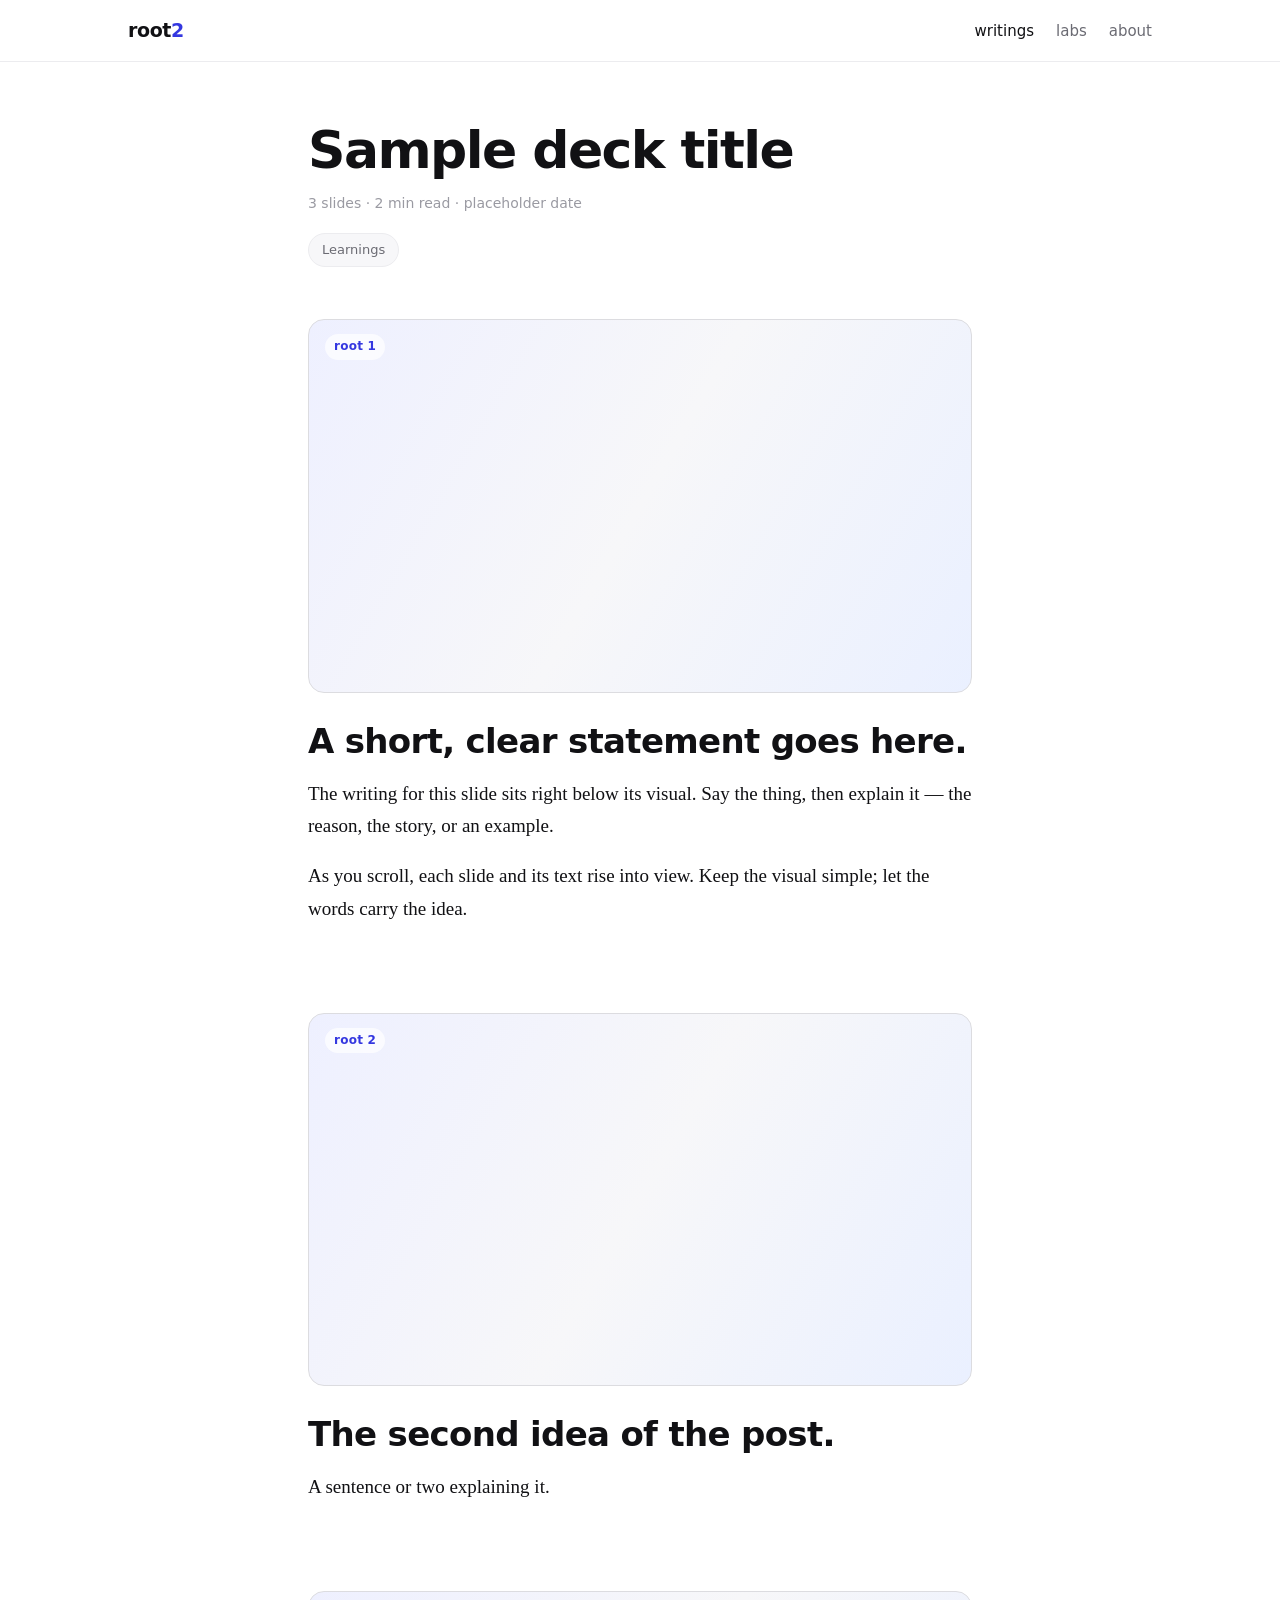
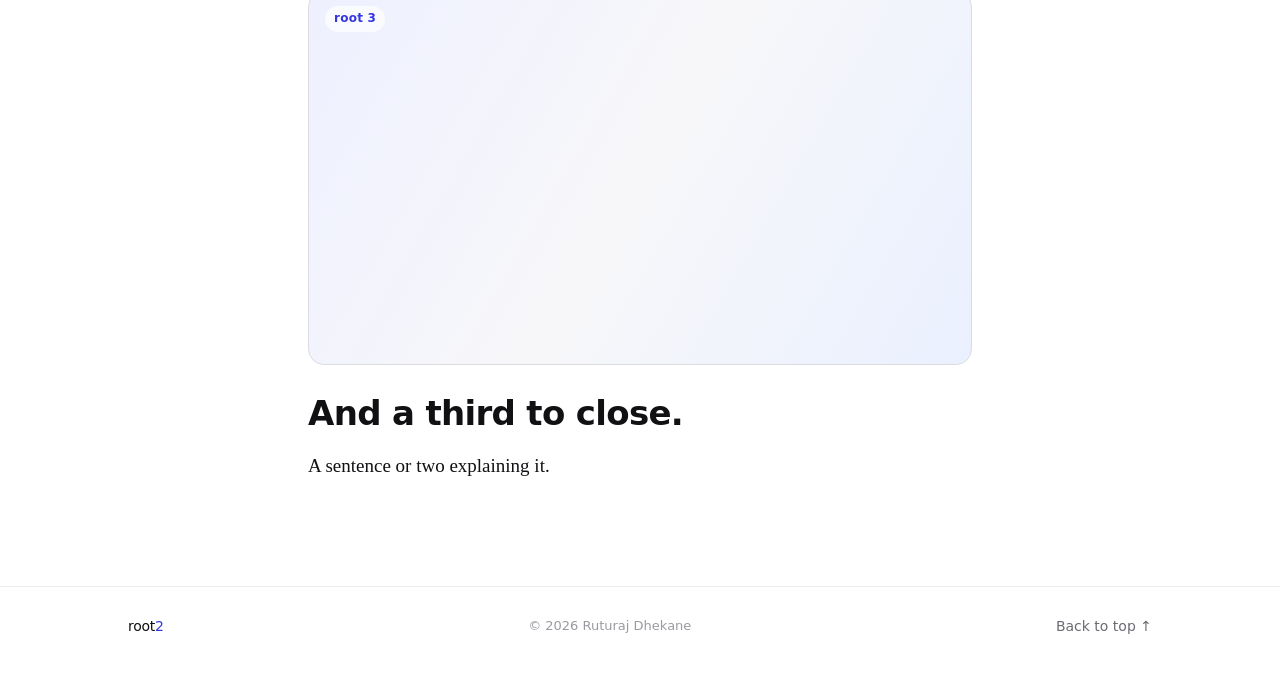
<file: writings/sample-deck/index.html>
<!doctype html>
<html lang="en">
  <head>
    <meta charset="utf-8" />
    <meta name="viewport" content="width=device-width, initial-scale=1" />
    <meta
      http-equiv="Content-Security-Policy"
      content="default-src 'self'; base-uri 'self'; object-src 'none'; form-action 'none'; img-src 'self' data:; script-src 'self'; style-src 'self' 'unsafe-inline' https://fonts.googleapis.com; font-src https://fonts.gstatic.com"
    />
    <meta name="referrer" content="strict-origin-when-cross-origin" />
    <title>Sample deck title — root2</title>
    <meta
      name="description"
      content="A sample deck — each slide is a visual with the writing below it."
    />
    <link rel="canonical" href="https://root2.in/writings/sample-deck/" />

    <link rel="preconnect" href="https://fonts.googleapis.com" />
    <link rel="preconnect" href="https://fonts.gstatic.com" crossorigin />
    <link
      rel="stylesheet"
      href="https://fonts.googleapis.com/css2?family=Inter:wght@400;500;600&family=Source+Serif+4:ital,wght@0,400;1,400&display=swap"
    />
    <link rel="stylesheet" href="/assets/css/styles.css" />
  </head>
  <body id="top">
    <nav class="nav" aria-label="Primary">
      <div class="wrap">
        <a class="wordmark" href="/">root<span class="two">2</span></a>
        <button
          class="nav-toggle"
          aria-label="Menu"
          aria-expanded="false"
          aria-controls="nav-links"
        >
          <svg width="22" height="22" viewBox="0 0 22 22" aria-hidden="true">
            <path
              d="M3 6h16M3 11h16M3 16h16"
              stroke="currentColor"
              stroke-width="1.7"
              stroke-linecap="round"
            />
          </svg>
        </button>
        <ul class="nav-links" id="nav-links">
          <li><a href="/writings/" aria-current="page">writings</a></li>
          <li><a href="/labs/">labs</a></li>
          <li><a href="/about/">about</a></li>
        </ul>
      </div>
    </nav>

    <main>
      <article>
        <header class="article-head read wrap">
          <h1>Sample deck title</h1>
          <p class="meta">3 slides · 2 min read · placeholder date</p>
          <div class="tags">
            <span class="tag">Learnings</span>
          </div>
        </header>

        <div class="read wrap">
          <!-- Each chapter = a visual (slide) with the writing below it. -->
          <section class="chapter">
            <div class="chapter-visual rise" aria-hidden="true">
              <span class="rootlabel">root 1</span>
              <!-- Drop an <img> here later, e.g.:
                   <img src="/assets/img/slide-1.png" alt="" /> -->
            </div>
            <h2 class="chapter-statement fade">
              A short, clear statement goes here.
            </h2>
            <div class="chapter-text fade">
              <p>
                The writing for this slide sits right below its visual. Say the
                thing, then explain it — the reason, the story, or an example.
              </p>
              <p>
                As you scroll, each slide and its text rise into view. Keep the
                visual simple; let the words carry the idea.
              </p>
            </div>
          </section>

          <section class="chapter">
            <div class="chapter-visual rise" aria-hidden="true">
              <span class="rootlabel">root 2</span>
            </div>
            <h2 class="chapter-statement fade">The second idea of the post.</h2>
            <div class="chapter-text fade">
              <p>A sentence or two explaining it.</p>
            </div>
          </section>

          <section class="chapter">
            <div class="chapter-visual rise" aria-hidden="true">
              <span class="rootlabel">root 3</span>
            </div>
            <h2 class="chapter-statement fade">And a third to close.</h2>
            <div class="chapter-text fade">
              <p>A sentence or two explaining it.</p>
            </div>
          </section>
        </div>
      </article>
    </main>

    <footer class="site-foot">
      <div class="wrap">
        <a class="wordmark" href="/">root<span class="two">2</span></a>
        <span class="copyright">© 2026 Ruturaj Dhekane</span>
        <a href="#top">Back to top ↑</a>
      </div>
    </footer>

    <script src="/assets/js/main.js" defer></script>
  </body>
</html>
</file>
<file: stylesheets/styles.css>
@import url(https://fonts.googleapis.com/css?family=Lato:300italic,700italic,300,700);

body {
  padding:50px;
  font:14px/1.5 Lato, "Helvetica Neue", Helvetica, Arial, sans-serif;
  color:#777;
  font-weight:300;
}

h1, h2, h3, h4, h5, h6 {
  color:#222;
  margin:0 0 20px;
}

p, ul, ol, table, pre, dl {
  margin:0 0 20px;
}

h1, h2, h3 {
  line-height:1.1;
}

h1 {
  font-size:28px;
}

h2 {
  color:#393939;
}

h3, h4, h5, h6 {
  color:#494949;
}

a {
  color:#39c;
  font-weight:400;
  text-decoration:none;
}

a small {
  font-size:11px;
  color:#777;
  margin-top:-0.6em;
  display:block;
}

.wrapper {
  width:860px;
  margin:0 auto;
}

blockquote {
  border-left:1px solid #e5e5e5;
  margin:0;
  padding:0 0 0 20px;
  font-style:italic;
}

code, pre {
  font-family:Monaco, Bitstream Vera Sans Mono, Lucida Console, Terminal;
  color:#333;
  font-size:12px;
}

pre {
  padding:8px 15px;
  background: #f8f8f8;  
  border-radius:5px;
  border:1px solid #e5e5e5;
  overflow-x: auto;
}

table {
  width:100%;
  border-collapse:collapse;
}

th, td {
  text-align:left;
  padding:5px 10px;
  border-bottom:1px solid #e5e5e5;
}

dt {
  color:#444;
  font-weight:700;
}

th {
  color:#444;
}

img {
  max-width:100%;
}

header {
  width:270px;
  float:left;
  position:fixed;
}

header ul {
  list-style:none;
  height:40px;
  
  padding:0;
  
  background: #eee;
  background: -moz-linear-gradient(top, #f8f8f8 0%, #dddddd 100%);
  background: -webkit-gradient(linear, left top, left bottom, color-stop(0%,#f8f8f8), color-stop(100%,#dddddd));
  background: -webkit-linear-gradient(top, #f8f8f8 0%,#dddddd 100%);
  background: -o-linear-gradient(top, #f8f8f8 0%,#dddddd 100%);
  background: -ms-linear-gradient(top, #f8f8f8 0%,#dddddd 100%);
  background: linear-gradient(top, #f8f8f8 0%,#dddddd 100%);
  
  border-radius:5px;
  border:1px solid #d2d2d2;
  box-shadow:inset #fff 0 1px 0, inset rgba(0,0,0,0.03) 0 -1px 0;
  width:270px;
}

header li {
  width:89px;
  float:left;
  border-right:1px solid #d2d2d2;
  height:40px;
}

header ul a {
  line-height:1;
  font-size:11px;
  color:#999;
  display:block;
  text-align:center;
  padding-top:6px;
  height:40px;
}

strong {
  color:#222;
  font-weight:700;
}

header ul li + li {
  width:88px;
  border-left:1px solid #fff;
}

header ul li + li + li {
  border-right:none;
  width:89px;
}

header ul a strong {
  font-size:14px;
  display:block;
  color:#222;
}

section {
  width:500px;
  float:right;
  padding-bottom:50px;
}

small {
  font-size:11px;
}

hr {
  border:0;
  background:#e5e5e5;
  height:1px;
  margin:0 0 20px;
}

footer {
  width:270px;
  float:left;
  position:fixed;
  bottom:50px;
}

@media print, screen and (max-width: 960px) {
  
  div.wrapper {
    width:auto;
    margin:0;
  }
  
  header, section, footer {
    float:none;
    position:static;
    width:auto;
  }
  
  header {
    padding-right:320px;
  }
  
  section {
    border:1px solid #e5e5e5;
    border-width:1px 0;
    padding:20px 0;
    margin:0 0 20px;
  }
  
  header a small {
    display:inline;
  }
  
  header ul {
    position:absolute;
    right:50px;
    top:52px;
  }
}

@media print, screen and (max-width: 720px) {
  body {
    word-wrap:break-word;
  }
  
  header {
    padding:0;
  }
  
  header ul, header p.view {
    position:static;
  }
  
  pre, code {
    word-wrap:normal;
  }
}

@media print, screen and (max-width: 480px) {
  body {
    padding:15px;
  }
  
  header ul {
    display:none;
  }
}

@media print {
  body {
    padding:0.4in;
    font-size:12pt;
    color:#444;
  }
}
</file>
<file: stylesheets/pygment_trac.css>
.highlight  { background: #ffffff; }
.highlight .c { color: #999988; font-style: italic } /* Comment */
.highlight .err { color: #a61717; background-color: #e3d2d2 } /* Error */
.highlight .k { font-weight: bold } /* Keyword */
.highlight .o { font-weight: bold } /* Operator */
.highlight .cm { color: #999988; font-style: italic } /* Comment.Multiline */
.highlight .cp { color: #999999; font-weight: bold } /* Comment.Preproc */
.highlight .c1 { color: #999988; font-style: italic } /* Comment.Single */
.highlight .cs { color: #999999; font-weight: bold; font-style: italic } /* Comment.Special */
.highlight .gd { color: #000000; background-color: #ffdddd } /* Generic.Deleted */
.highlight .gd .x { color: #000000; background-color: #ffaaaa } /* Generic.Deleted.Specific */
.highlight .ge { font-style: italic } /* Generic.Emph */
.highlight .gr { color: #aa0000 } /* Generic.Error */
.highlight .gh { color: #999999 } /* Generic.Heading */
.highlight .gi { color: #000000; background-color: #ddffdd } /* Generic.Inserted */
.highlight .gi .x { color: #000000; background-color: #aaffaa } /* Generic.Inserted.Specific */
.highlight .go { color: #888888 } /* Generic.Output */
.highlight .gp { color: #555555 } /* Generic.Prompt */
.highlight .gs { font-weight: bold } /* Generic.Strong */
.highlight .gu { color: #800080; font-weight: bold; } /* Generic.Subheading */
.highlight .gt { color: #aa0000 } /* Generic.Traceback */
.highlight .kc { font-weight: bold } /* Keyword.Constant */
.highlight .kd { font-weight: bold } /* Keyword.Declaration */
.highlight .kn { font-weight: bold } /* Keyword.Namespace */
.highlight .kp { font-weight: bold } /* Keyword.Pseudo */
.highlight .kr { font-weight: bold } /* Keyword.Reserved */
.highlight .kt { color: #445588; font-weight: bold } /* Keyword.Type */
.highlight .m { color: #009999 } /* Literal.Number */
.highlight .s { color: #d14 } /* Literal.String */
.highlight .na { color: #008080 } /* Name.Attribute */
.highlight .nb { color: #0086B3 } /* Name.Builtin */
.highlight .nc { color: #445588; font-weight: bold } /* Name.Class */
.highlight .no { color: #008080 } /* Name.Constant */
.highlight .ni { color: #800080 } /* Name.Entity */
.highlight .ne { color: #990000; font-weight: bold } /* Name.Exception */
.highlight .nf { color: #990000; font-weight: bold } /* Name.Function */
.highlight .nn { color: #555555 } /* Name.Namespace */
.highlight .nt { color: #000080 } /* Name.Tag */
.highlight .nv { color: #008080 } /* Name.Variable */
.highlight .ow { font-weight: bold } /* Operator.Word */
.highlight .w { color: #bbbbbb } /* Text.Whitespace */
.highlight .mf { color: #009999 } /* Literal.Number.Float */
.highlight .mh { color: #009999 } /* Literal.Number.Hex */
.highlight .mi { color: #009999 } /* Literal.Number.Integer */
.highlight .mo { color: #009999 } /* Literal.Number.Oct */
.highlight .sb { color: #d14 } /* Literal.String.Backtick */
.highlight .sc { color: #d14 } /* Literal.String.Char */
.highlight .sd { color: #d14 } /* Literal.String.Doc */
.highlight .s2 { color: #d14 } /* Literal.String.Double */
.highlight .se { color: #d14 } /* Literal.String.Escape */
.highlight .sh { color: #d14 } /* Literal.String.Heredoc */
.highlight .si { color: #d14 } /* Literal.String.Interpol */
.highlight .sx { color: #d14 } /* Literal.String.Other */
.highlight .sr { color: #009926 } /* Literal.String.Regex */
.highlight .s1 { color: #d14 } /* Literal.String.Single */
.highlight .ss { color: #990073 } /* Literal.String.Symbol */
.highlight .bp { color: #999999 } /* Name.Builtin.Pseudo */
.highlight .vc { color: #008080 } /* Name.Variable.Class */
.highlight .vg { color: #008080 } /* Name.Variable.Global */
.highlight .vi { color: #008080 } /* Name.Variable.Instance */
.highlight .il { color: #009999 } /* Literal.Number.Integer.Long */

.type-csharp .highlight .k { color: #0000FF }
.type-csharp .highlight .kt { color: #0000FF }
.type-csharp .highlight .nf { color: #000000; font-weight: normal }
.type-csharp .highlight .nc { color: #2B91AF }
.type-csharp .highlight .nn { color: #000000 }
.type-csharp .highlight .s { color: #A31515 }
.type-csharp .highlight .sc { color: #A31515 }
</file>
<file: assets/css/styles.css>
/* root2.in — global stylesheet
   White paper, black ink, one accent. */

:root {
  --ink: #111114;
  --paper: #ffffff;
  --accent: #3437e0;
  --muted: #6b6b73;
  --faint: #9a9aa2;
  --hair: #ececef;
  --hair2: #dcdce0;
  --wash: #f7f7f9;
  --pill: #ececfb;
  --max: 1080px;
  --read: 720px;
  --nav-h: 62px;
  --pad: 28px;
}

/* ---------- reset ---------- */
*,
*::before,
*::after {
  box-sizing: border-box;
}

html {
  scroll-behavior: smooth;
  -webkit-text-size-adjust: 100%;
}

body {
  margin: 0;
  min-height: 100vh;
  min-height: 100dvh;
  display: flex;
  flex-direction: column;
  background: var(--paper);
  color: var(--ink);
  font-family: "Inter", system-ui, -apple-system, "Segoe UI", Roboto, sans-serif;
  font-size: 17px;
  line-height: 1.6;
  -webkit-font-smoothing: antialiased;
  text-rendering: optimizeLegibility;
}

@media (prefers-reduced-motion: reduce) {
  html {
    scroll-behavior: auto;
  }
}

img {
  max-width: 100%;
  display: block;
}

a {
  color: var(--accent);
  text-decoration: none;
}

a:hover {
  text-decoration: underline;
}

:focus-visible {
  outline: 2px solid var(--accent);
  outline-offset: 3px;
  border-radius: 4px;
}

/* ---------- layout ---------- */
.wrap {
  width: 100%;
  max-width: var(--max);
  margin: 0 auto;
  padding: 0 var(--pad);
}

.read {
  max-width: var(--read);
  margin: 0 auto;
}

main {
  display: block;
  flex: 1 0 auto;
}

section {
  padding-top: 56px;
}

/* Anthropic-style section divider + symmetric spacing.
   Uses its own class so it beats .wrap's `padding: 0 …` shorthand
   (equal specificity, later in source order wins). */
.section-divide {
  margin-top: 60px;
  padding-top: 60px;
  border-top: 1px solid var(--hair);
}

.eyebrow {
  font-size: 13px;
  font-weight: 500;
  letter-spacing: 0.08em;
  text-transform: uppercase;
  color: var(--faint);
  margin: 0 0 18px;
}

.serif {
  font-family: "Source Serif 4", Georgia, "Times New Roman", serif;
}

.b {
  color: var(--accent);
}

/* ---------- nav ---------- */
.nav {
  position: sticky;
  top: 0;
  z-index: 50;
  height: var(--nav-h);
  display: flex;
  align-items: center;
  background: rgba(255, 255, 255, 0.72);
  backdrop-filter: saturate(180%) blur(12px);
  -webkit-backdrop-filter: saturate(180%) blur(12px);
  border-bottom: 1px solid var(--hair);
}

.nav .wrap {
  display: flex;
  align-items: center;
  justify-content: space-between;
  gap: 16px;
}

.wordmark {
  font-weight: 600;
  font-size: 19px;
  letter-spacing: -0.02em;
  color: var(--ink);
}

.wordmark:hover {
  text-decoration: none;
}

.wordmark .two {
  color: var(--accent);
}

.nav-links {
  display: flex;
  align-items: center;
  gap: 22px;
  list-style: none;
  margin: 0;
  padding: 0;
}

.nav-links a {
  color: var(--muted);
  font-size: 15px;
  font-weight: 500;
}

.nav-links a:hover,
.nav-links a[aria-current="page"] {
  color: var(--ink);
  text-decoration: none;
}

.nav-toggle {
  display: none;
}

/* ---------- hero (home) ---------- */
.hero {
  padding-top: 44px;
  padding-bottom: 8px;
}

.hero h1 {
  font-size: clamp(40px, 7vw, 76px);
  font-weight: 600;
  line-height: 1.03;
  letter-spacing: -0.035em;
  margin: 0 0 22px;
  max-width: 15ch;
}

.hero .lede {
  font-size: 20px;
  color: var(--muted);
  max-width: 600px;
  margin: 0;
}

/* animated banner */
.banner {
  position: relative;
  margin-top: 28px;
  height: clamp(240px, 44vw, 460px);
  border-radius: 22px;
  overflow: hidden;
  border: 1px solid var(--hair2);
  background: linear-gradient(120deg, #eef0ff 0%, #f7f7f9 45%, #eaf0ff 100%);
  isolation: isolate;
}

.banner .blob {
  position: absolute;
  width: 46%;
  aspect-ratio: 1;
  border-radius: 50%;
  filter: blur(48px);
  opacity: 0.55;
  will-change: transform;
}

.banner .blob.b1 {
  left: 8%;
  top: 12%;
  background: radial-gradient(circle at 50% 50%, #3437e0, transparent 68%);
  animation: drift1 20s ease-in-out infinite alternate;
}

.banner .blob.b2 {
  right: 6%;
  bottom: 6%;
  background: radial-gradient(circle at 50% 50%, #8a8dff, transparent 66%);
  animation: drift2 24s ease-in-out infinite alternate;
}

.banner .blob.b3 {
  left: 40%;
  top: 44%;
  width: 34%;
  background: radial-gradient(circle at 50% 50%, #c9d0ff, transparent 70%);
  animation: drift3 28s ease-in-out infinite alternate;
}

.banner .banner-mark {
  position: absolute;
  right: 22px;
  bottom: 18px;
  font-size: 14px;
  font-style: italic;
  color: rgba(52, 55, 224, 0.55);
}

@keyframes drift1 {
  from {
    transform: translate(0, 0) scale(1);
  }
  to {
    transform: translate(18%, 12%) scale(1.15);
  }
}

@keyframes drift2 {
  from {
    transform: translate(0, 0) scale(1.05);
  }
  to {
    transform: translate(-14%, -10%) scale(0.9);
  }
}

@keyframes drift3 {
  from {
    transform: translate(0, 0) scale(1);
  }
  to {
    transform: translate(-10%, 8%) scale(1.2);
  }
}

@media (prefers-reduced-motion: reduce) {
  .banner .blob {
    animation: none;
  }
}

/* ---------- section headings ---------- */
.section-head {
  display: flex;
  align-items: baseline;
  justify-content: space-between;
  gap: 16px;
  margin-bottom: 26px;
}

.section-head h2 {
  font-size: clamp(24px, 3.2vw, 32px);
  font-weight: 600;
  letter-spacing: -0.03em;
  margin: 0;
}

.section-head .more {
  font-size: 15px;
  font-weight: 500;
  white-space: nowrap;
}

/* ---------- page intro (sub pages) ---------- */
.page-intro {
  padding-top: 76px;
  padding-bottom: 12px;
}

.page-intro h1 {
  font-size: clamp(34px, 5.4vw, 56px);
  font-weight: 600;
  letter-spacing: -0.035em;
  margin: 0 0 16px;
}

.page-intro p {
  font-size: 19px;
  color: var(--muted);
  max-width: 640px;
  margin: 0;
}

/* ---------- writings list ---------- */
.filters {
  display: flex;
  flex-wrap: wrap;
  gap: 10px;
  margin: 8px 0 30px;
}

.chip {
  font: inherit;
  font-size: 14px;
  font-weight: 500;
  color: var(--muted);
  background: none;
  border: 1px solid var(--hair2);
  border-radius: 999px;
  padding: 8px 16px;
  cursor: pointer;
  transition: border-color 0.15s ease, color 0.15s ease, background 0.15s ease;
}

.chip:hover {
  border-color: var(--accent);
  color: var(--ink);
}

.chip[aria-pressed="true"] {
  background: var(--ink);
  color: #fff;
  border-color: var(--ink);
}

.deck-links {
  list-style: none;
  margin: 0;
  padding: 0;
}

.deck-links li {
  border-top: 1px solid var(--hair);
}

.deck-links li:last-child {
  border-bottom: 1px solid var(--hair);
}

.deck-links a {
  display: flex;
  align-items: baseline;
  justify-content: space-between;
  gap: 20px;
  padding: 22px 2px;
  color: var(--ink);
}

.deck-links a:hover {
  text-decoration: none;
}

.deck-links a:hover .dl-title {
  color: var(--accent);
}

.dl-topic {
  display: block;
  font-size: 12px;
  font-weight: 600;
  letter-spacing: 0.04em;
  text-transform: uppercase;
  color: var(--accent);
  margin-bottom: 6px;
}

.dl-title {
  font-size: 21px;
  font-weight: 600;
  letter-spacing: -0.015em;
  transition: color 0.15s ease;
}

.dl-summary {
  display: block;
  font-size: 15px;
  color: var(--muted);
  font-weight: 400;
  margin-top: 5px;
}

.dl-meta {
  font-size: 13px;
  color: var(--faint);
  white-space: nowrap;
  font-variant-numeric: tabular-nums;
}

.empty {
  color: var(--faint);
  font-style: italic;
  padding: 24px 2px;
}

/* ---------- medium-style deck (article) ---------- */
.article-head {
  padding-top: 60px;
  padding-bottom: 8px;
}

.article-head .subtitle {
  font-family: "Source Serif 4", Georgia, serif;
  font-size: 20px;
  color: var(--muted);
  margin: 0 0 16px;
}

.article-head .tags {
  display: flex;
  flex-wrap: wrap;
  gap: 8px;
  margin-top: 18px;
}

.tag {
  background: var(--wash);
  border: 1px solid var(--hair);
  color: var(--muted);
  font-size: 13px;
  font-weight: 500;
  padding: 6px 13px;
  border-radius: 999px;
}

.article-head h1 {
  font-size: clamp(32px, 5vw, 52px);
  font-weight: 600;
  line-height: 1.08;
  letter-spacing: -0.03em;
  margin: 0 0 14px;
}

.article-head .meta {
  font-size: 14px;
  color: var(--faint);
  margin: 0;
  font-variant-numeric: tabular-nums;
}

.chapter {
  padding: 44px 0;
}

.chapter-visual {
  position: relative;
  aspect-ratio: 16 / 9;
  border-radius: 16px;
  overflow: hidden;
  border: 1px solid var(--hair2);
  background: linear-gradient(120deg, #eef0ff 0%, #f7f7f9 50%, #eaf0ff 100%);
  margin-bottom: 28px;
}

.chapter-visual img {
  width: 100%;
  height: 100%;
  object-fit: cover;
}

.chapter-visual .rootlabel {
  position: absolute;
  top: 14px;
  left: 16px;
  font-size: 12px;
  font-weight: 600;
  letter-spacing: 0.02em;
  color: var(--accent);
  font-variant-numeric: tabular-nums;
  background: rgba(255, 255, 255, 0.7);
  padding: 3px 9px;
  border-radius: 999px;
  -webkit-backdrop-filter: blur(4px);
  backdrop-filter: blur(4px);
}

.chapter-statement {
  font-size: clamp(24px, 3.4vw, 34px);
  font-weight: 600;
  line-height: 1.2;
  letter-spacing: -0.02em;
  margin: 0 0 16px;
}

.chapter-text p {
  font-family: "Source Serif 4", Georgia, serif;
  font-size: 19px;
  line-height: 1.7;
  color: var(--ink);
  margin: 0 0 18px;
}

.chapter-text p:last-child {
  margin-bottom: 0;
}

/* ---------- lab grid ---------- */
.lab-grid {
  display: grid;
  grid-template-columns: repeat(3, 1fr);
  gap: 16px;
}

.lab-card {
  border: 1px solid var(--hair2);
  border-radius: 14px;
  padding: 22px 24px;
  transition: border-color 0.18s ease;
  color: inherit;
  display: block;
}

.lab-card:hover {
  border-color: var(--accent);
  text-decoration: none;
}

.lab-card .status {
  font-size: 12px;
  font-weight: 600;
  letter-spacing: 0.06em;
  text-transform: uppercase;
  color: var(--accent);
  margin: 0 0 10px;
}

.lab-card h3 {
  font-size: 18px;
  font-weight: 600;
  letter-spacing: -0.01em;
  margin: 0 0 6px;
}

.lab-card p {
  font-size: 15px;
  color: var(--muted);
  margin: 0;
}

/* ---------- about ---------- */
.split {
  display: grid;
  grid-template-columns: 1fr 1fr;
  gap: 56px;
}

.about .lead-line {
  font-family: "Inter", system-ui, sans-serif;
  font-weight: 600;
  font-size: clamp(22px, 3vw, 28px);
  line-height: 1.25;
  letter-spacing: -0.02em;
  color: var(--ink);
  margin: 0 0 24px;
}

.col-label {
  font-size: 11px;
  font-weight: 600;
  letter-spacing: 0.14em;
  text-transform: uppercase;
  color: var(--faint);
  margin: 0 0 18px;
}

.about p {
  font-family: "Source Serif 4", Georgia, serif;
  font-size: 18px;
  line-height: 1.64;
  color: var(--ink);
  margin: 0 0 22px;
}

.link-list {
  list-style: none;
  margin: 0 0 26px;
  padding: 0;
}

.link-list li {
  border-top: 1px solid var(--hair);
}

.link-list li:last-child {
  border-bottom: 1px solid var(--hair);
}

.link-list a {
  display: flex;
  align-items: center;
  justify-content: space-between;
  padding: 13px 2px;
  color: var(--ink);
  font-weight: 500;
  font-size: 16px;
}

.link-list a:hover {
  color: var(--accent);
  text-decoration: none;
}

.link-list a .arr {
  color: var(--faint);
}

.link-list a:hover .arr {
  color: var(--accent);
}

/* ---------- buttons ---------- */
.btn {
  display: inline-flex;
  align-items: center;
  gap: 8px;
  background: var(--ink);
  color: #fff;
  font-size: 15px;
  font-weight: 500;
  padding: 12px 20px;
  border-radius: 10px;
  transition: background 0.18s ease;
}

.btn:hover {
  background: var(--accent);
  text-decoration: none;
}

/* ---------- footer ---------- */
.site-foot {
  flex-shrink: 0;
  margin-top: 60px;
  border-top: 1px solid var(--hair);
  padding: 28px 0 40px;
}

.site-foot .wrap {
  display: flex;
  align-items: center;
  justify-content: space-between;
  gap: 16px;
  flex-wrap: wrap;
}

.site-foot a {
  font-size: 14px;
  font-weight: 500;
  color: var(--muted);
}

.site-foot a.wordmark {
  color: var(--ink);
}

.site-foot a:hover {
  color: var(--ink);
  text-decoration: none;
}

.site-foot .copyright {
  font-size: 13px;
  color: var(--faint);
}

.site-foot .copyright:hover {
  color: var(--faint);
}

/* ---------- scroll reveal ---------- */
.fade {
  opacity: 0;
  transform: translateY(16px);
  transition: opacity 0.6s ease, transform 0.6s ease;
}

.fade.in {
  opacity: 1;
  transform: none;
}

.rise {
  opacity: 0;
  transform: translateY(24px) scale(0.985);
  transition: opacity 0.7s ease, transform 0.7s ease;
}

.rise.in {
  opacity: 1;
  transform: none;
}

@media (prefers-reduced-motion: reduce) {
  .fade,
  .rise {
    opacity: 1;
    transform: none;
    transition: none;
  }
}

/* ---------- responsive ---------- */
@media (max-width: 820px) {
  .lab-grid {
    grid-template-columns: 1fr;
  }
}

@media (max-width: 720px) {
  .split {
    grid-template-columns: 1fr;
    gap: 40px;
  }
}

@media (max-width: 560px) {
  :root {
    --pad: 20px;
  }

  section {
    padding-top: 64px;
  }

  .deck-links a {
    flex-direction: column;
    gap: 8px;
  }

  .nav-toggle {
    display: inline-flex;
    align-items: center;
    justify-content: center;
    width: 40px;
    height: 40px;
    margin: -8px -8px -8px 0;
    background: none;
    border: 0;
    color: var(--ink);
    cursor: pointer;
  }

  .nav-links {
    position: absolute;
    top: var(--nav-h);
    left: 0;
    right: 0;
    flex-direction: column;
    align-items: stretch;
    gap: 0;
    background: var(--paper);
    border-bottom: 1px solid var(--hair);
    padding: 8px 0;
    display: none;
  }

  .nav-links.open {
    display: flex;
  }

  .nav-links a {
    padding: 12px var(--pad);
    font-size: 17px;
  }
}
</file>
